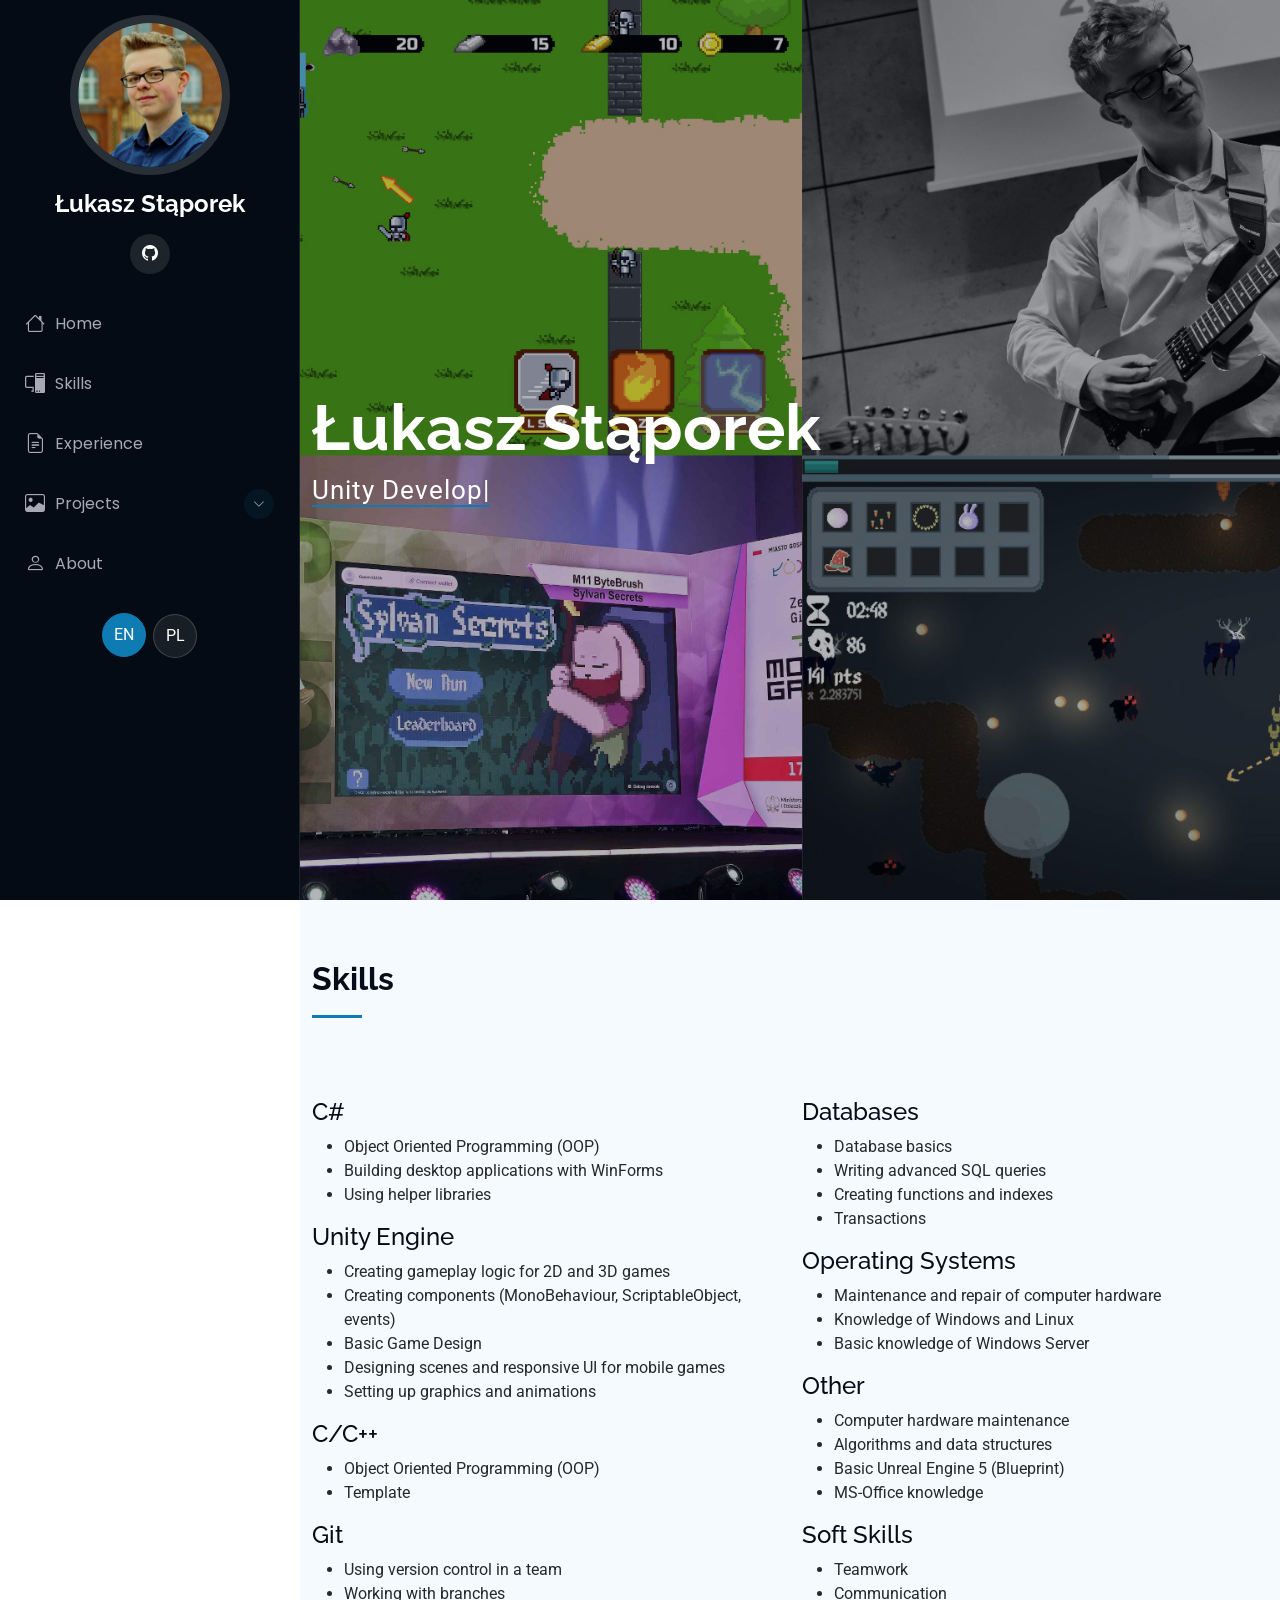
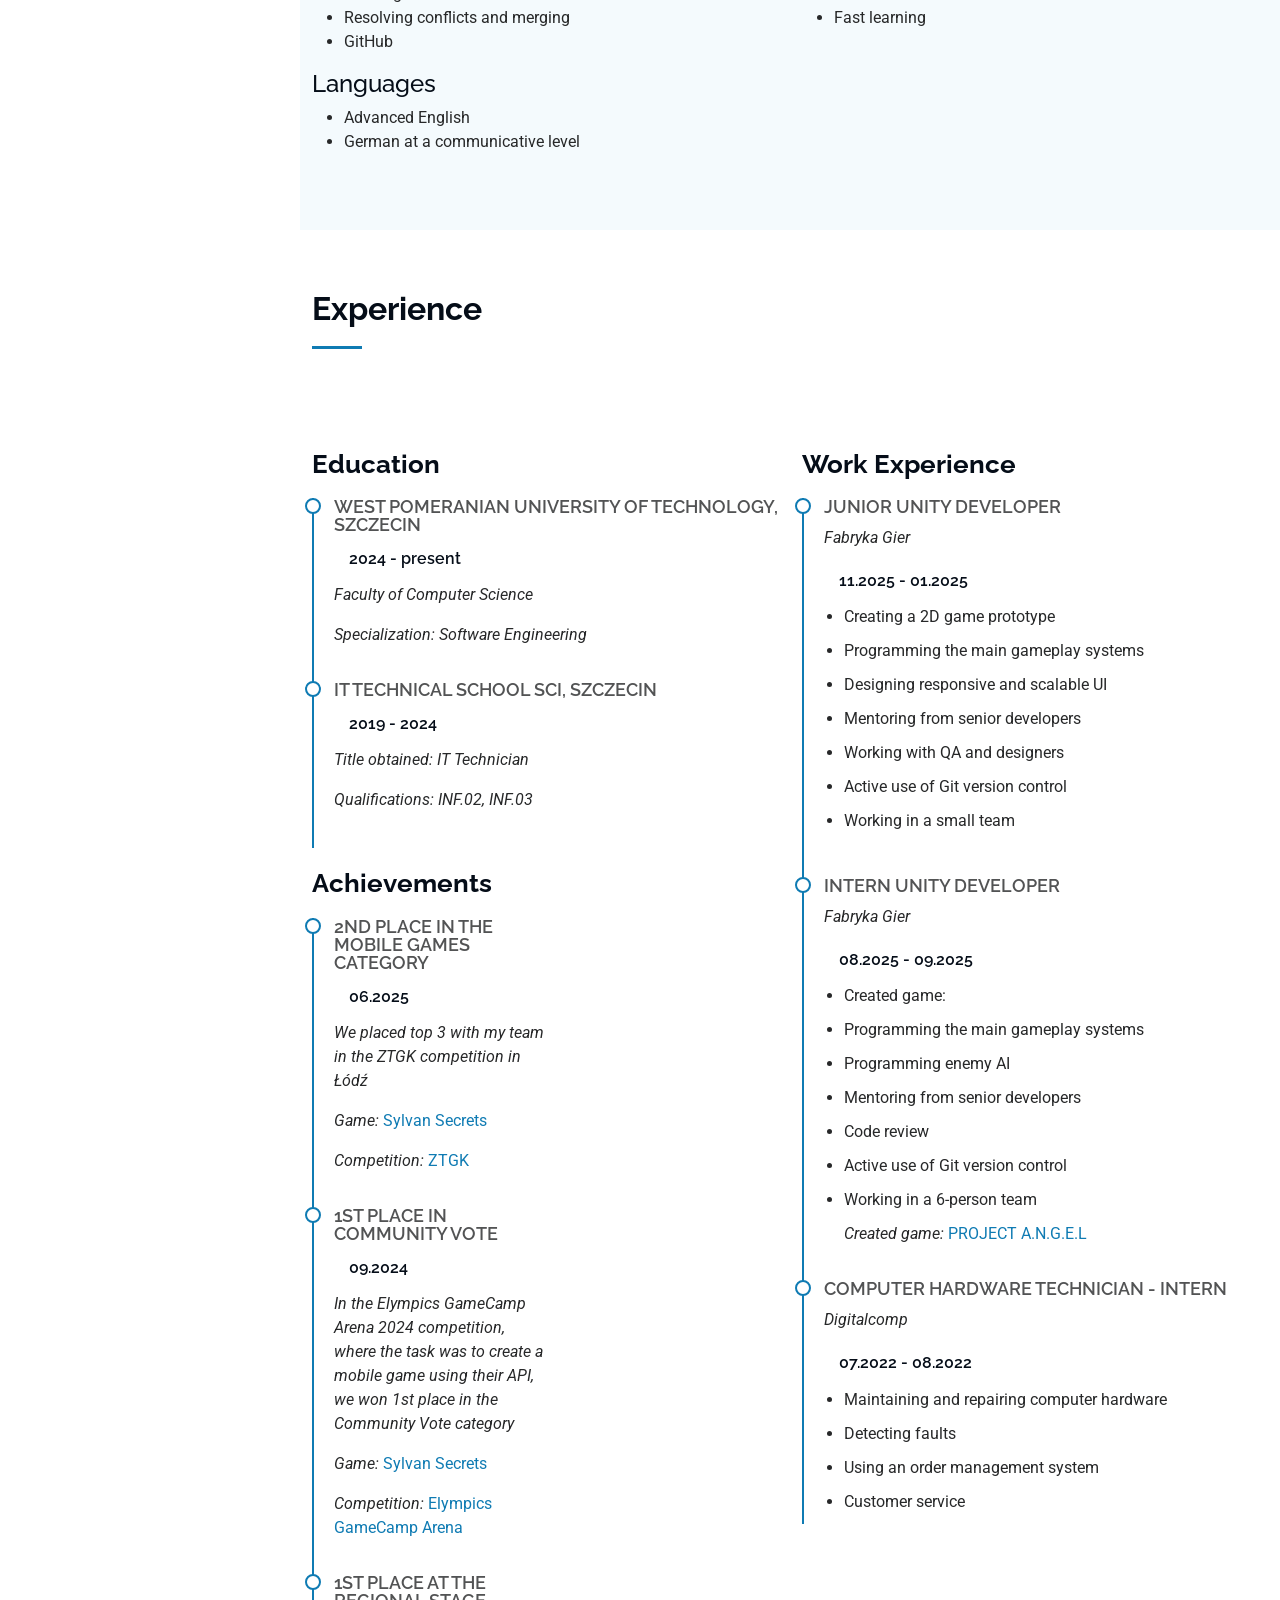
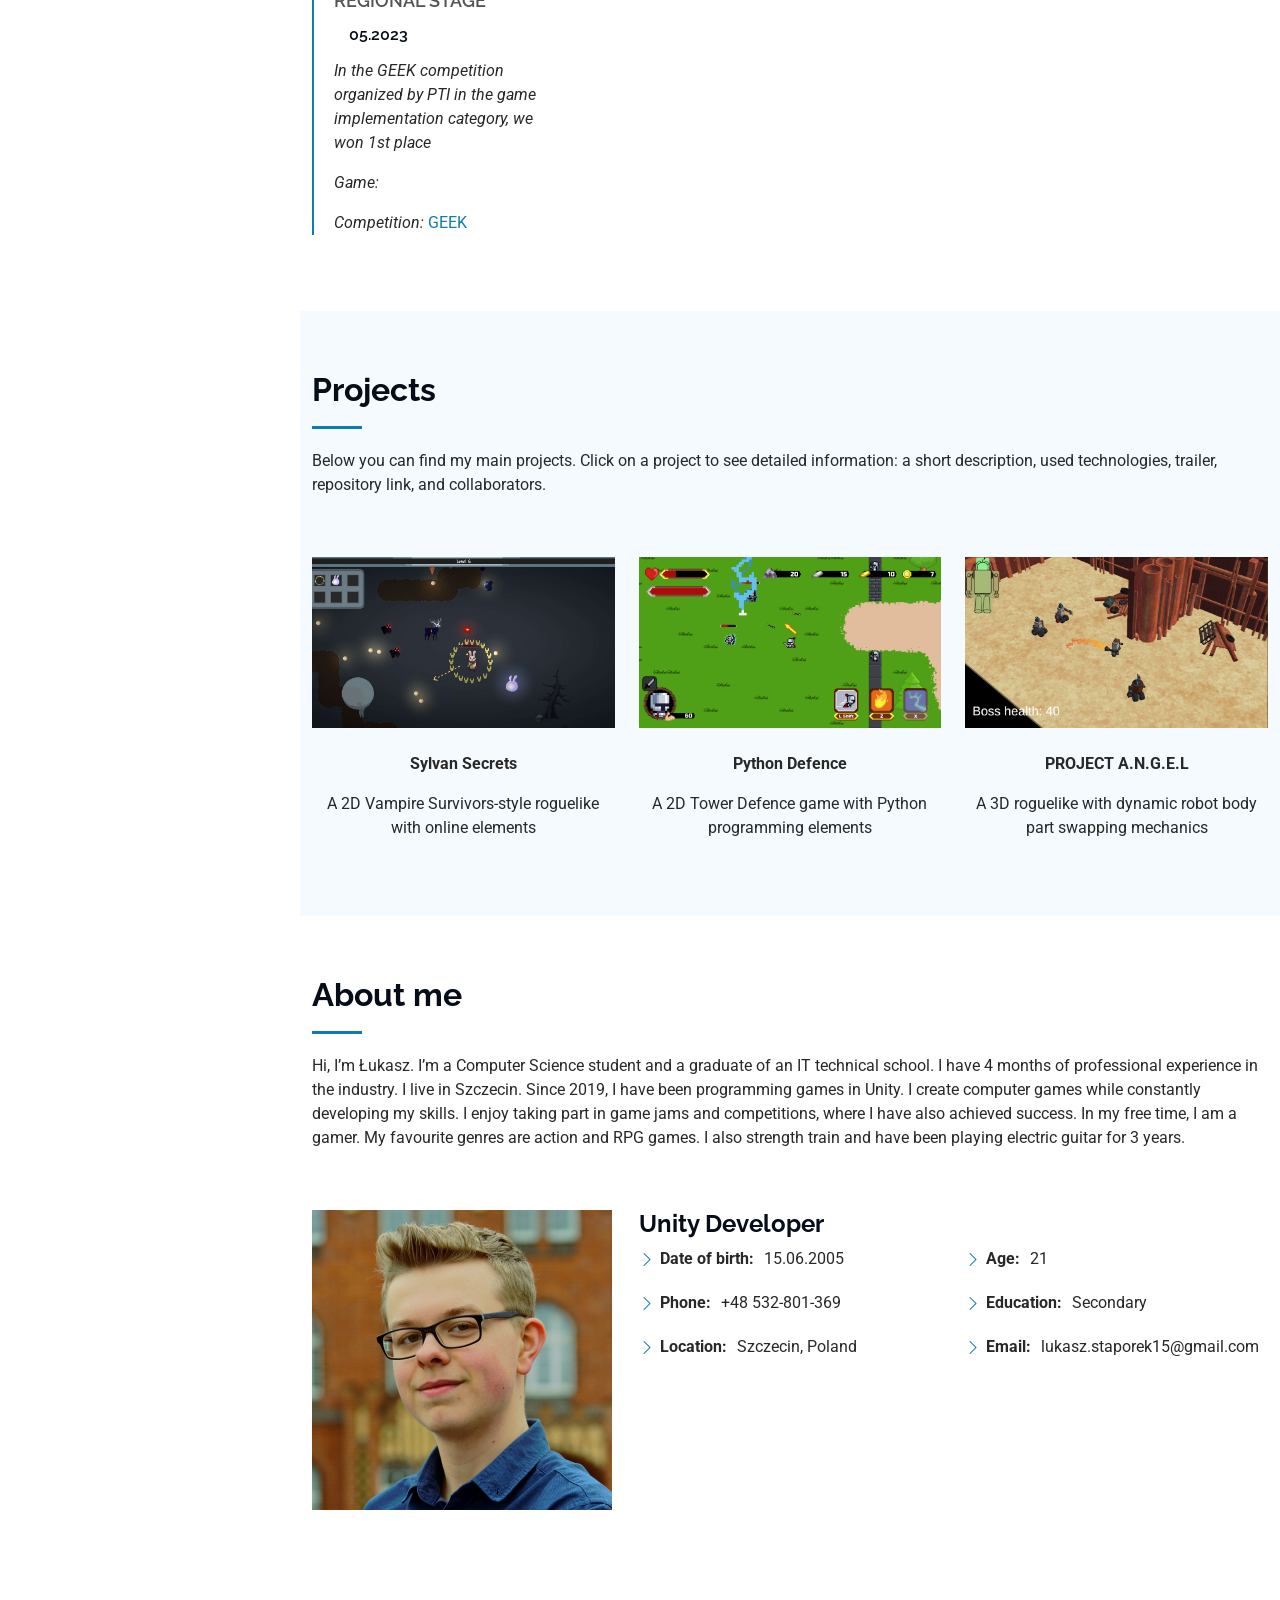
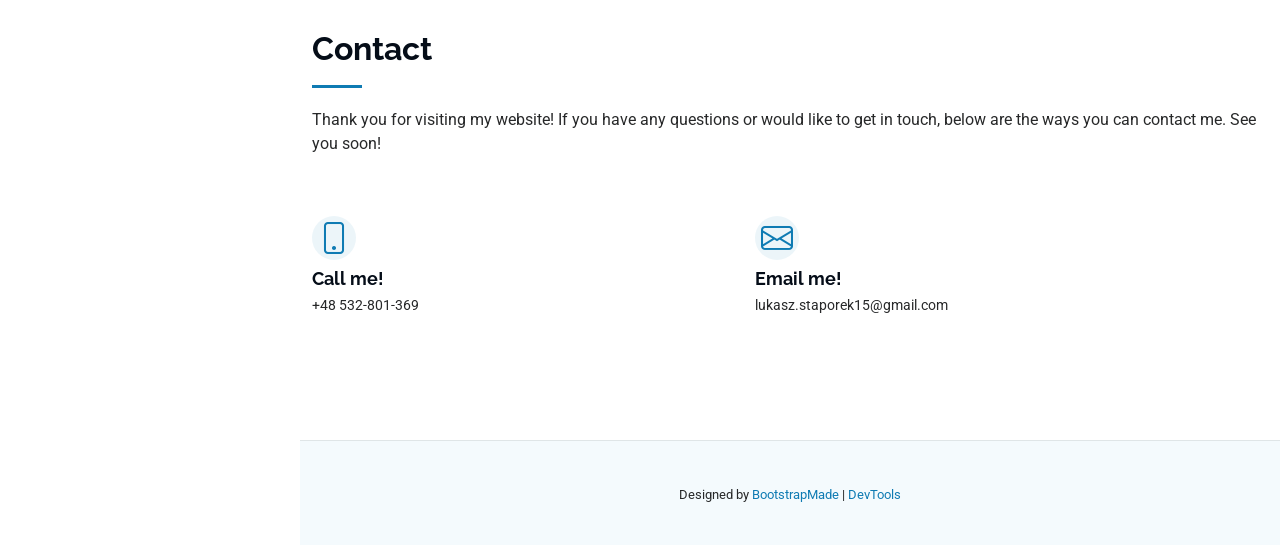
<file: index.html>
<!DOCTYPE html>
<html lang="en">

<head>
  <meta charset="utf-8">
  <meta content="width=device-width, initial-scale=1.0" name="viewport">
  <title>Łukasz Stąporek - Portfolio</title>
  <meta content="" name="description">
  <meta content="" name="keywords">

  <!-- Favicons -->
  <link href="assets/img/favicon.png" rel="icon">
  <link href="assets/img/apple-touch-icon.png" rel="apple-touch-icon">

  <!-- Fonts -->
  <link href="https://fonts.googleapis.com" rel="preconnect">
  <link href="https://fonts.gstatic.com" rel="preconnect" crossorigin>
  <link href="https://fonts.googleapis.com/css2?family=Roboto:ital,wght@0,100;0,300;0,400;0,500;0,700;0,900;1,100;1,300;1,400;1,500;1,700;1,900&family=Poppins:ital,wght@0,100;0,200;0,300;0,400;0,500;0,600;0,700;0,800;0,900;1,100;1,200;1,300;1,400;1,500;1,600;1,700;1,800;1,900&family=Raleway:ital,wght@0,100;0,200;0,300;0,400;0,500;0,600;0,700;0,800;0,900;1,100;1,200;1,300;1,400;1,500;1,600;1,700;1,800;1,900&display=swap" rel="stylesheet">

  <!-- Vendor CSS Files -->
  <link href="assets/vendor/bootstrap/css/bootstrap.min.css" rel="stylesheet">
  <link href="assets/vendor/bootstrap-icons/bootstrap-icons.css" rel="stylesheet">
  <link href="assets/vendor/aos/aos.css" rel="stylesheet">
  <link href="assets/vendor/glightbox/css/glightbox.min.css" rel="stylesheet">
  <link href="assets/vendor/swiper/swiper-bundle.min.css" rel="stylesheet">

  <!-- Main CSS File -->
  <link href="assets/css/main.css" rel="stylesheet">

  <!-- =======================================================
  * Template Name: iPortfolio
  * Template URL: https://bootstrapmade.com/iportfolio-bootstrap-portfolio-websites-template/
  * Updated: Jun 29 2024 with Bootstrap v5.3.3
  * Author: BootstrapMade.com
  * License: https://bootstrapmade.com/license/
  ======================================================== -->
</head>

<body class="index-page">

  <header id="header" class="header dark-background d-flex flex-column">
    <i class="header-toggle d-xl-none bi bi-list"></i>

    <div class="profile-img">
      <img src="assets/img/ŁS square.png" alt="" class="img-fluid rounded-circle">
    </div>

    <a href="index.html" class="logo d-flex align-items-center justify-content-center">
      <h1 class="sitename">Łukasz Stąporek</h1>
    </a>

    <div class="social-links text-center">
      <a href="https://github.com/GreeninZ" class="github"><i class="bi bi-github"></i></a>
    </div>

    <nav id="navmenu" class="navmenu">
      <ul>
        <li><a href="#"><i class="bi bi-house navicon"></i><span data-i18n="nav-home">Home</span></a></li>
        <li><a href="#Umiejetnosci" ><i class="bi bi-pc-display navicon"></i> <span data-i18n="nav-skills">Skills</span></a></li>
        <li><a href="#Doswiadczenie" ><i class="bi bi-file-earmark-text navicon"></i> <span data-i18n="nav-experience">Experience</span></a></li>
        <li class="dropdown"><a href="#Projekty"><i class="bi bi-image navicon"></i> <span data-i18n="nav-projects">Projects</span> <i class="bi bi-chevron-down toggle-dropdown"></i></a>
          <ul>
            <li><a href="sylvan-secrets.html">Sylvan Secrets</a></li>
            <li><a href="project-angel.html">PROJECT A.N.G.E.L</a></li>
            <li><a href="python-defence.html">Python Defence</a></li>
          </ul>
        </li>
        <li><a href="#about"><i class="bi bi-person navicon"></i> <span data-i18n="nav-about">About</span></a></li>
        
      </ul>
    </nav>

    <div class="lang-switcher" aria-label="Language switcher">
      <button type="button" class="lang-btn active" data-lang="en" aria-label="English">EN</button>
      <button type="button" class="lang-btn" data-lang="pl" aria-label="Polski">PL</button>
    </div>

  </header>

  <main class="main">

    <!-- Hero Section -->
    <section id="hero" class="hero section dark-background">

      <img src="assets/img/background.jpg" alt="" data-aos="fade-in" class="">

      <div class="container" data-aos="fade-up" data-aos-delay="100">
        <h2>Łukasz Stąporek</h2>
        <p><span class="typed" data-typed-items-en="Unity Developer, Computer Science Student" data-typed-items-pl="Programista Unity, Student informatyki"></span><span class="typed-cursor typed-cursor--blink" aria-hidden="true"></span><span class="typed-cursor typed-cursor--blink" aria-hidden="true"></span></p>
      </div>

    </section><!-- /Hero Section -->

    

    <!-- Skills Section -->
    <section id="Umiejetnosci" class="skills section light-background">

      <!-- Section Title -->
      <div class="container section-title" data-aos="fade-up">
        <h2 data-i18n="skills-title">Skills</h2>
      </div><!-- End Section Title -->

      <div class="container" data-aos="fade-up" data-aos-delay="100">

        <div class="row">
            <div class="col-lg-6">
              <h4 data-i18n="skill-csharp">C#</h4>
              <ul>
                <li data-i18n="skill-csharp-oop">Object Oriented Programming (OOP)</li>
                <li data-i18n="skill-csharp-winforms">Building desktop applications with WinForms</li>
                <li data-i18n="skill-csharp-libs">Using helper libraries</li>
              </ul>

              <h4 data-i18n="skill-unity">Unity Engine</h4>
              <ul>
                <li data-i18n="skill-unity-logic">Creating gameplay logic for 2D and 3D games</li>
                <li data-i18n="skill-unity-components">Creating components (MonoBehaviour, ScriptableObject, events)</li>
                <li data-i18n="skill-unity-design">Basic Game Design</li>
                <li data-i18n="skill-unity-ui">Designing scenes and responsive UI for mobile games</li>
                <li data-i18n="skill-unity-graphics">Setting up graphics and animations</li>
              </ul>

              <h4 data-i18n="skill-cpp">C/C++</h4>
              <ul>
                <li data-i18n="skill-cpp-oop">Object Oriented Programming (OOP)</li>
                <li data-i18n="skill-cpp-template">Template</li>
              </ul>

              <h4 data-i18n="skill-git">Git</h4>
              <ul>
                <li data-i18n="skill-git-team">Using version control in a team</li>
                <li data-i18n="skill-git-branches">Working with branches</li>
                <li data-i18n="skill-git-conflicts">Resolving conflicts and merging</li>
                <li data-i18n="skill-git-github">GitHub</li>
              </ul>
              <h4 data-i18n="skills-languages">Languages</h4>
              <ul>
                <li data-i18n="skill-lang-english">Advanced English</li>
                <li data-i18n="skill-lang-german">German at a communicative level</li>
              </ul>
              </ul>
          </div>

          <div class="col-lg-6">
             <h4 data-i18n="skills-databases">Databases</h4>
              <ul>
                <li data-i18n="skill-db-basics">Database basics</li>
                <li data-i18n="skill-db-sql">Writing advanced SQL queries</li>
                <li data-i18n="skill-db-indexes">Creating functions and indexes</li>
                <li data-i18n="skill-db-transactions">Transactions</li>
              </ul>

              <h4 data-i18n="skills-os">Operating Systems</h4>
              <ul>
                <li data-i18n="skill-os-maintenance">Maintenance and repair of computer hardware</li>
                <li data-i18n="skill-os-windows">Knowledge of Windows and Linux</li>
                <li data-i18n="skill-os-server">Basic knowledge of Windows Server</li>
              </ul>

              <h4 data-i18n="skills-other">Other</h4>
              <ul>
                <li data-i18n="skill-other-hardware">Computer hardware maintenance</li>
                <li data-i18n="skill-other-algorithms">Algorithms and data structures</li>
                <li data-i18n="skill-other-unreal">Basic Unreal Engine 5 (Blueprint)</li>
                <li data-i18n="skill-other-office">MS-Office knowledge</li>
              </ul>
              <h4 data-i18n="skills-soft">Soft skills</h4>
              <ul>
                <li data-i18n="skill-soft-team">Teamwork</li>
                <li data-i18n="skill-soft-communication">Communication</li>
                <li data-i18n="skill-soft-learning">Fast learning</li>
              </ul>
          </div>
        </div>
      </div>

    </section><!-- /Skills Section -->

    <!-- Resume Section -->
    <section id="Doswiadczenie" class="resume section">

      <!-- Section Title -->
      <div class="container section-title" data-aos="fade-up">
        <h2 data-i18n="experience-title">Experience</h2>
      </div><!-- End Section Title -->

      <div class="container">

        <div class="row">

          <div class="col-lg-6" data-aos="fade-up" data-aos-delay="100">
            <h3 class="resume-title" data-i18n="resume-education">Education</h3>
            <div class="resume-item">
              <h4 data-i18n="resume-uni-name">West Pomeranian University of Technology, Szczecin</h4>
              <h5 data-i18n="resume-uni-years">2024 - present</h5>
              <p><em data-i18n="resume-uni-faculty">Faculty of Computer Science</em></p>
              <p><em data-i18n="resume-uni-specialization">Specialization: Software Engineering</em></p>
            </div><!-- Edn Resume Item -->

            <div class="resume-item">
              <h4 data-i18n="resume-school-name">IT Technical School SCI, Szczecin</h4>
              <h5 data-i18n="resume-school-years">2019 - 2024</h5>
              <p><em data-i18n="resume-school-title">Title obtained: IT Technician</em></p>
              <p><em data-i18n="resume-school-qual">Qualifications: INF.02, INF.03</em></p>
            </div><!-- Edn Resume Item -->

            <div class="col-lg-6" data-aos="fade-up" data-aos-delay="100">
            <h3 class="resume-title" data-i18n="resume-achievements">Achievements</h3>
            <div class="resume-item">
              <h4 data-i18n="achievement-ztgk-title">2nd place in the mobile games category</h4>
              <h5 data-i18n="achievement-ztgk-date">06.2025</h5>
              <p><em data-i18n="achievement-ztgk-text">I placed top 3 with my team in the ZTGK competition in Łódź</em></p>
              <p><em data-i18n="achievement-ztgk-game">Game: </em><a href="sylvan-secrets.html"> Sylvan Secrets</a></p>
              <p><em data-i18n="achievement-ztgk-comp">Competition:</em><a href="https://ztgk.pl/"> ZTGK</a> </p>
            </div><!-- Edn Resume Item -->

            <div class="resume-item">
              <h4 data-i18n="achievement-elympics-title">1st place in Community Vote</h4>
              <h5 data-i18n="achievement-elympics-date">09.2024</h5>
              <p><em data-i18n="achievement-elympics-text">In the Elympics GameCamp Arena 2024</a> competition, where the task was to create a mobile game using their API, my team won 1st place in the Community Vote category</em></p>
              <p><em data-i18n="achievement-elympics-game">Game: </em><a href="sylvan-secrets.html"> Sylvan Secrets</a></p>
              <p><em data-i18n="achievement-elympics-comp">Competition:</em><a href="https://elympics.pl/"> Elympics GameCamp Arena</a> </p>
            </div><!-- Edn Resume Item -->
            
             <div class="resume-item">
              <h4 data-i18n="achievement-geek-title">1st place at the regional stage</h4>
              <h5 data-i18n="achievement-geek-date">05.2023</h5>
              <p><em data-i18n="achievement-geek-text">In the GEEK competition organized by PTI in the game implementation category, my team won 1st place</em></p>
              <p><em data-i18n="achievement-geek-game">Game: <a href="python-defence.html">Python Defence</a></em></p>
              <p><em data-i18n="achievement-geek-comp">Competition:</em><a href="https://mlodzi.pti.org.pl/"> GEEK</a> </p>
            </div><!-- Edn Resume Item -->
          </div>
          </div>

          

          <div class="col-lg-6" data-aos="fade-up" data-aos-delay="200">
            <h3 class="resume-title" data-i18n="resume-work">Work Experience</h3>
            <div class="resume-item">
              <h4 data-i18n="exp-junior-role">Junior Unity Developer</h4>
              <p><em data-i18n="exp-junior-company">Fabryka Gier</em></p>
              <h5 data-i18n="exp-junior-dates">11.2025 - 01.2025</h5>
              <ul>
                <li data-i18n="exp-junior-prototype">Creating a 2D game prototype</li>
                <li data-i18n="exp-junior-systems">Programming the main gameplay systems</li>
                <li data-i18n="exp-junior-ui">Designing responsive and scalable UI</li>
                <li data-i18n="exp-junior-mentoring">Mentoring from senior developers</li>
                <li data-i18n="exp-junior-qa">Working with QA and designers</li>
                <li data-i18n="exp-junior-git">Active use of Git version control</li>
                <li data-i18n="exp-junior-team">Working in a small team</li>
              </ul>
            </div><!-- Edn Resume Item -->

            <div class="resume-item">
              <h4 data-i18n="exp-intern-role">Intern Unity Developer</h4>
              <p><em data-i18n="exp-intern-company">Fabryka Gier</em></p>
              <h5 data-i18n="exp-intern-dates">08.2025 - 09.2025</h5>
              <ul>
                <li data-i18n="exp-intern-project">Creating a 3D game project</li>
                <li data-i18n="exp-intern-systems">Programming the main gameplay systems</li>
                <li data-i18n="exp-intern-ai">Programming enemy AI</li>
                <li data-i18n="exp-intern-mentoring">Mentoring from senior developers</li>
                <li data-i18n="exp-intern-review">Code review</li>
                <li data-i18n="exp-intern-git">Active use of Git version control</li>
                <li data-i18n="exp-intern-team">Working in a 6-person team</li>
                <p><em data-i18n="exp-intern-project">Stworzona gra: </em><a href="project-angel.html">PROJECT A.N.G.E.L</a></p>
              </ul>
            </div><!-- Edn Resume Item -->

             <div class="resume-item">
              <h4 data-i18n="exp-hardware-role">Computer Hardware Technician - Intern</h4>
              <p><em data-i18n="exp-hardware-company">Digitalcomp</em></p>
              <h5 data-i18n="exp-hardware-dates">07.2022 - 08.2022</h5>
              <ul>
                <li data-i18n="exp-hardware-maintain">Maintaining and repairing computer hardware</li>
                <li data-i18n="exp-hardware-faults">Detecting faults</li>
                <li data-i18n="exp-hardware-orders">Using an order management system</li>
                <li data-i18n="exp-hardware-service">Customer service</li>
              </ul>
            </div><!-- Edn Resume Item -->
          </div>
        </div>
      </div>

    </section><!-- /Resume Section -->

    <!-- Portfolio Section -->
    <section id="Projekty" class="portfolio section light-background">

      <!-- Section Title -->
      <div class="container section-title" data-aos="fade-up">
        <h2 data-i18n="projects-title">Projects</h2>
        <p data-i18n="project-intro">Below you can find my main projects. Click on a project to see detailed information: a short description, used technologies, trailer, repository link, and collaborators.</p>
      </div><!-- End Section Title -->

      <div class="container">

        <div class="isotope-layout" data-default-filter="*" data-layout="masonry" data-sort="original-order">

          <div class="row gy-4 isotope-container" data-aos="fade-up" data-aos-delay="200">

            <div class="col-lg-4 col-md-6 portfolio-item isotope-item filter-app">
              <div class="portfolio-content h-100">
                <img src="assets/img/SylvanWalka2.jpg" class="img-fluid" alt="">
                <div class="portfolio-info">
                  <a href="assets/img/SylvanWalka2.jpg" title="Sylvan Secrets - 2D roguelike typu Vampire Survivors z elementami sieciowymi" data-gallery="portfolio-gallery-app" class="glightbox preview-link"></a>
                  <a href="sylvan-secrets.html" title="Szczegóły" class="details-link"><i class="bi bi-link-45deg"></i></a>
                </div>
              </div>
              <br>
                <p style="text-align: center; font-weight: bold">Sylvan Secrets</p>
                <p style="text-align: center;" data-i18n="project-card-sylvan-desc">A 2D Vampire Survivors-style roguelike with online elements</p>
            </div><!-- End Portfolio Item -->

            <div class="col-lg-4 col-md-6 portfolio-item isotope-item filter-product">
              <div class="portfolio-content h-100">
                <img src="assets/img/PythonWalka2.png" class="img-fluid pydef-image" alt="">
                <div class="portfolio-info">
                  <a href="assets/img/PythonWalka2.png" id="pydef" title="Python Defence - Gra 2D typu Tower Defence z elementami nauczania języku Python" data-gallery="portfolio-gallery-product" class="glightbox preview-link pydef-link"></i></a>
                  <a href="python-defence.html" title="Szczegóły" class="details-link"><i class="bi bi-link-45deg"></i></a>
                </div>
              </div>
                <br>
                <p style="text-align: center; font-weight: bold">Python Defence</p>
                <p style="text-align: center;" data-i18n="project-card-python-desc">A 2D Tower Defence game with Python learning elements</p>
            </div><!-- End Portfolio Item -->

            <div class="col-lg-4 col-md-6 portfolio-item isotope-item filter-branding">
              <div class="portfolio-content h-100">
                <img src="assets/img/Angellevel.png" class="img-fluid" alt="">
                <div class="portfolio-info">
                  <a href="assets/img/Angellevel.png" title="PROJECT A.N.G.E.L - Roguelike 3D z mechaniką dynamicznego wymieniania części ciała robota" data-gallery="portfolio-gallery-branding" class="glightbox preview-link"></a>
                  <a href="project-angel.html" title="Szczegóły" class="details-link"><i class="bi bi-link-45deg"></i></a>
                </div>
              </div>
              <br>
                <p style="text-align: center; font-weight: bold">PROJECT A.N.G.E.L</p>
                <p style="text-align: center;" data-i18n="project-card-angel-desc">A 3D roguelike with dynamic robot body-part swapping mechanics</p>
            </div><!-- End Portfolio Item -->
          </div><!-- End Portfolio Container -->

        </div>

      </div>

    </section><!-- /Portfolio Section -->
    <!-- About Section -->
    <section id="about" class="about section">

      <!-- Section Title -->
      <div class="container section-title" data-aos="fade-up">
        <h2 data-i18n="about-title">About me</h2>
        <p data-i18n="about-intro">Hi, I’m Łukasz. I’m a Computer Science student and a graduate of an IT technical school. I have 4 months of professional experience in the industry. I live in Szczecin. Since 2019, I have been programming games in Unity. I create computer games while constantly developing my skills. I enjoy taking part in game jams and competitions, where I have also achieved success. In my free time, I am a gamer. My favourite genres are action and RPG games. I also train strength and have been playing electric guitar for 3 years.
</p>
      </div><!-- End Section Title -->

      <div class="container" data-aos="fade-up" data-aos-delay="100">

        <div class="row gy-4 justify-content-center">
          <div class="col-lg-4">
            <img style="width: 300px;" src="assets/img/Staporek_Lukasz_square.png" class="img-fluid" alt="">
          </div>
          <div class="col-lg-8 content">
            <h2 data-i18n="about-role">Unity Developer</h2>
            <div class="row">
              <div class="col-lg-6">
                <ul>
                  <li><i class="bi bi-chevron-right"></i> <strong data-i18n="label-dob">Date of birth:</strong> <span>15.06.2005</span></li>
                  <li><i class="bi bi-chevron-right"></i> <strong data-i18n="label-phone">Phone:</strong> <span>+48 532-801-369</span></li>
                  <li><i class="bi bi-chevron-right"></i> <strong data-i18n="label-location">Location:</strong> <span data-i18n="label-location2">Szczecin, Poland</span></li>
                </ul>
              </div>
              <div class="col-lg-6">
                <ul>
                  <li><i class="bi bi-chevron-right"></i> <strong data-i18n="label-age">Age:</strong> <span>21</span></li>
                  <li><i class="bi bi-chevron-right"></i> <strong data-i18n="label-education">Education:</strong> <span data-i18n="label-sec">Secondary</span></li>
                  <li><i class="bi bi-chevron-right"></i> <strong data-i18n="label-email">Email:</strong> <span>lukasz.staporek15@gmail.com</span></li>
                </ul>
              </div>
            </div>
          </div>
        </div>

      </div>

    </section><!-- /About Section -->

    <!-- Contact Section -->
      <section id="contact" class="contact section">

          <!-- Section Title -->
          <div class="container section-title" data-aos="fade-up">
              <h2 data-i18n="contact-title">Contact</h2>
              <p data-i18n="contact-intro">
                  Thank you for visiting my website! If you have any questions or would like to get in touch, below are the ways you can contact me. See you soon!
              </p>
          </div><!-- End Section Title -->

          <div class="container" data-aos="fade-up" data-aos-delay="100">

              <div class="row gy-4">

                  <div class="col-12">

                      <!-- Flex container for contact info -->
                      <div class="d-flex flex-wrap justify-content-between gap-3 mb-4">

                          <div class="info-item d-flex align-items-start flex-column flex-grow-1 text-center" data-aos="fade-up" data-aos-delay="200">
                              <i class="bi bi-phone mb-2" style="font-size: 2rem;"></i>
                              <h3 data-i18n="contact-call">Call</h3>
                              <p>+48 532-801-369</p>
                          </div>

                          <div class="info-item d-flex align-items-start flex-column flex-grow-1 text-center" data-aos="fade-up" data-aos-delay="400">
                              <i class="bi bi-envelope mb-2" style="font-size: 2rem;"></i>
                              <h3 data-i18n="contact-write">Write</h3>
                              <p>lukasz.staporek15@gmail.com</p>
                          </div>

                      </div><!-- End Info Items Row -->

                  </div>

              </div>
          </div>
      </section>

    </section><!-- /Contact Section -->

  </main>

  <footer id="footer" class="footer position-relative light-background">

    <div class="container">
      <div class="credits">
        <!-- All the links in the footer should remain intact. -->
        <!-- You can delete the links only if you've purchased the pro version. -->
        <!-- Licensing information: https://bootstrapmade.com/license/ -->
        <!-- Purchase the pro version with working PHP/AJAX contact form: [buy-url] -->
        Designed by <a href="https://bootstrapmade.com/">BootstrapMade</a> | <a href="https://bootstrapmade.com/tools/">DevTools</a>
      </div>
    </div>

  </footer>

  <!-- Scroll Top -->
  <a href="#" id="scroll-top" class="scroll-top d-flex align-items-center justify-content-center"><i class="bi bi-arrow-up-short"></i></a>

  <!-- Preloader -->
  <div id="preloader"></div>

  <!-- Vendor JS Files -->
  <script src="assets/vendor/bootstrap/js/bootstrap.bundle.min.js"></script>
  <script src="assets/vendor/php-email-form/validate.js"></script>
  <script src="assets/vendor/aos/aos.js"></script>
  <script src="assets/vendor/typed.js/typed.umd.js"></script>
  <script src="assets/vendor/purecounter/purecounter_vanilla.js"></script>
  <script src="assets/vendor/waypoints/noframework.waypoints.js"></script>
  <script src="assets/vendor/glightbox/js/glightbox.min.js"></script>
  <script src="assets/vendor/imagesloaded/imagesloaded.pkgd.min.js"></script>
  <script src="assets/vendor/isotope-layout/isotope.pkgd.min.js"></script>
  <script src="assets/vendor/swiper/swiper-bundle.min.js"></script>

  <!-- Main JS File -->
  <script src="assets/js/main.js"></script>

</body>

</html>
</file>
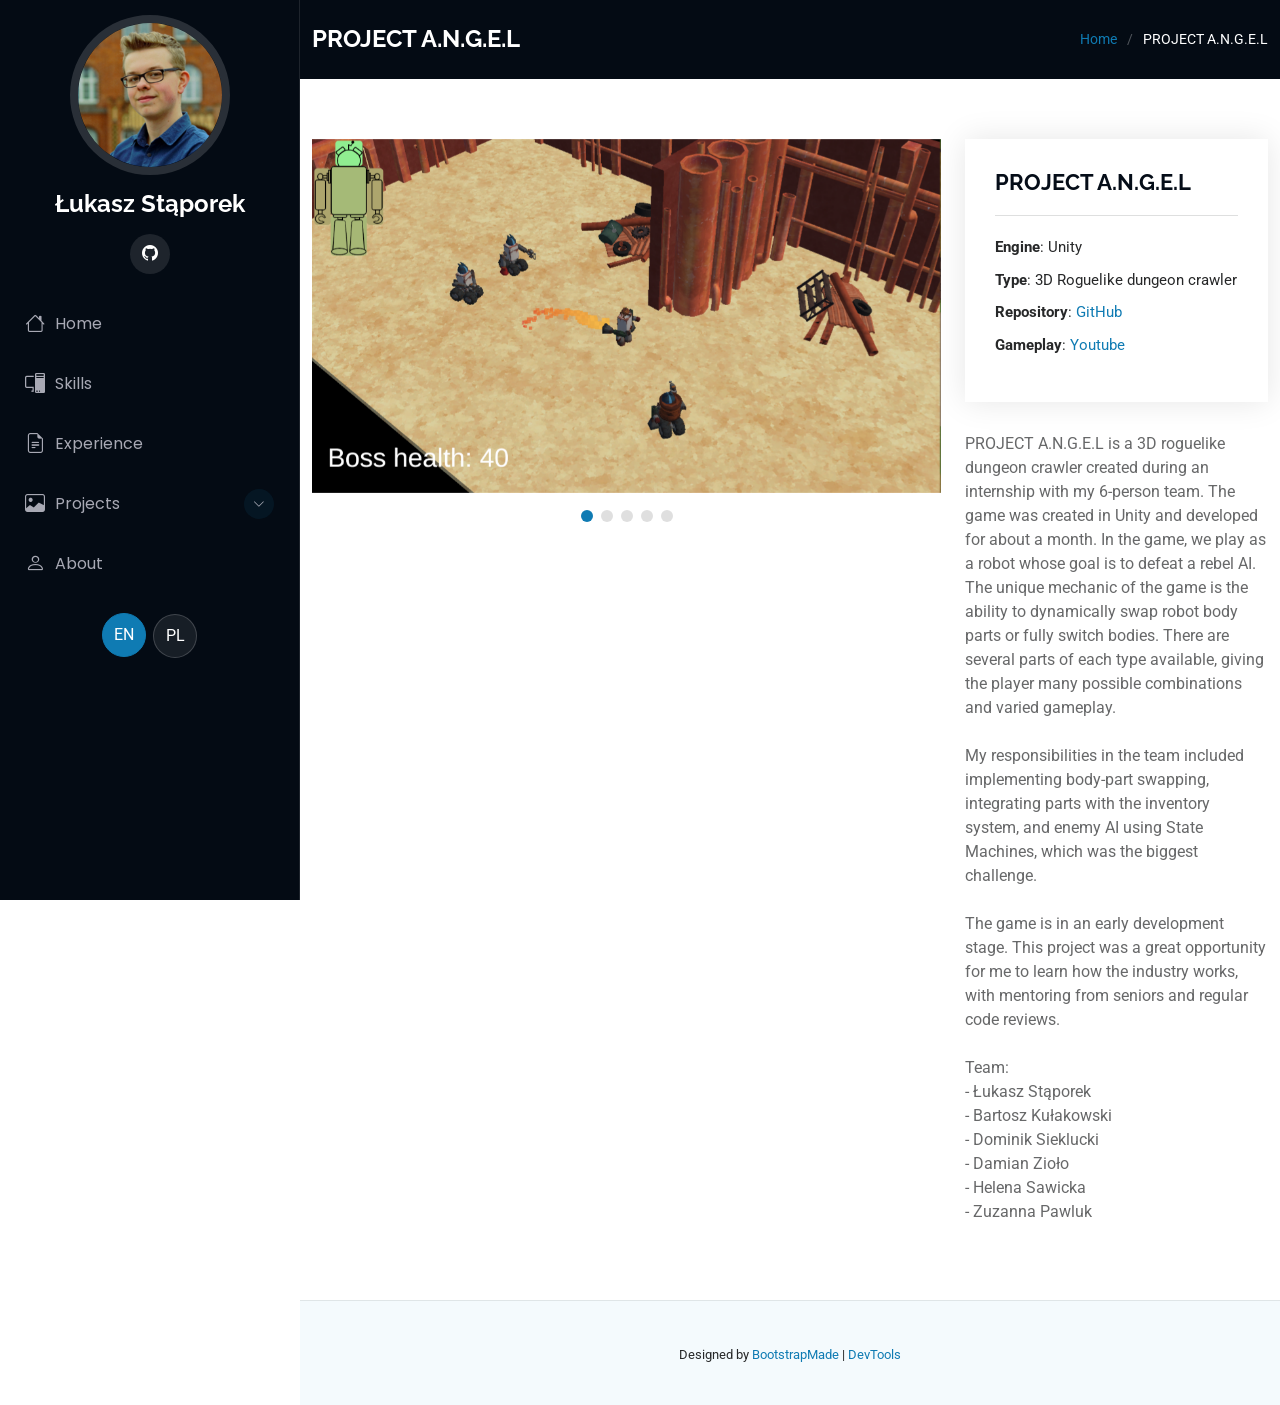
<file: project-angel.html>
<!DOCTYPE html>
<html lang="en">

<head>
  <meta charset="utf-8">
  <meta content="width=device-width, initial-scale=1.0" name="viewport">
  <title>PROJECT A.N.G.E.L - Łukasz Stąporek Portfolio</title>
  <meta content="" name="description">
  <meta content="" name="keywords">

  <!-- Favicons -->
  <link href="assets/img/favicon.png" rel="icon">
  <link href="assets/img/apple-touch-icon.png" rel="apple-touch-icon">

  <!-- Fonts -->
  <link href="https://fonts.googleapis.com" rel="preconnect">
  <link href="https://fonts.gstatic.com" rel="preconnect" crossorigin>
  <link href="https://fonts.googleapis.com/css2?family=Roboto:ital,wght@0,100;0,300;0,400;0,500;0,700;0,900;1,100;1,300;1,400;1,500;1,700;1,900&family=Poppins:ital,wght@0,100;0,200;0,300;0,400;0,500;0,600;0,700;0,800;0,900;1,100;1,200;1,300;1,400;1,500;1,600;1,700;1,800;1,900&family=Raleway:ital,wght@0,100;0,200;0,300;0,400;0,500;0,600;0,700;0,800;0,900;1,100;1,200;1,300;1,400;1,500;1,600;1,700;1,800;1,900&display=swap" rel="stylesheet">

  <!-- Vendor CSS Files -->
  <link href="assets/vendor/bootstrap/css/bootstrap.min.css" rel="stylesheet">
  <link href="assets/vendor/bootstrap-icons/bootstrap-icons.css" rel="stylesheet">
  <link href="assets/vendor/aos/aos.css" rel="stylesheet">
  <link href="assets/vendor/glightbox/css/glightbox.min.css" rel="stylesheet">
  <link href="assets/vendor/swiper/swiper-bundle.min.css" rel="stylesheet">

  <!-- Main CSS File -->
  <link href="assets/css/main.css" rel="stylesheet">

  <!-- =======================================================
  * Template Name: iPortfolio
  * Template URL: https://bootstrapmade.com/iportfolio-bootstrap-portfolio-websites-template/
  * Updated: Jun 29 2024 with Bootstrap v5.3.3
  * Author: BootstrapMade.com
  * License: https://bootstrapmade.com/license/
  ======================================================== -->
</head>

<body class="portfolio-details-page">

  <header id="header" class="header dark-background d-flex flex-column">
    <i class="header-toggle d-xl-none bi bi-list"></i>

    <div class="profile-img">
      <img src="assets/img/ŁS square.png" alt="" class="img-fluid rounded-circle">
    </div>

    <a href="index.html" class="logo d-flex align-items-center justify-content-center">
      <h1 class="sitename">Łukasz Stąporek</h1>
    </a>

    <div class="social-links text-center">
      <a href="https://github.com/GreeninZ" class="github"><i class="bi bi-github"></i></a>
    </div>

    <nav id="navmenu" class="navmenu">
      <ul>
        <li><a href="index.html#"><i class="bi bi-house navicon"></i><span data-i18n="nav-home">Home</span></a></li>
        <li><a href="index.html#Umiejetnosci" ><i class="bi bi-pc-display navicon"></i> <span data-i18n="nav-skills">Skills</span></a></li>
        <li><a href="index.html#Doswiadczenie" ><i class="bi bi-file-earmark-text navicon"></i> <span data-i18n="nav-experience">Experience</span></a></li>
        <li class="dropdown"><a href="index.html#Projekty"><i class="bi bi-image navicon"></i> <span data-i18n="nav-projects">Projects</span> <i class="bi bi-chevron-down toggle-dropdown"></i></a>
          <ul>
            <li><a href="sylvan-secrets.html">Sylvan Secrets</a></li>
            <li><a href="project-angel.html">PROJECT A.N.G.E.L</a></li>
            <li><a href="python-defence.html">Python Defence</a></li>
          </ul>
        </li>
        <li><a href="index.html#about"><i class="bi bi-person navicon"></i> <span data-i18n="nav-about">About</span></a></li>
        
      </ul>
    </nav>

    <div class="lang-switcher" aria-label="Language switcher">
      <button type="button" class="lang-btn active" data-lang="en" aria-label="English">EN</button>
      <button type="button" class="lang-btn" data-lang="pl" aria-label="Polski">PL</button>
    </div>

  </header>

  <main class="main">

    <!-- Page Title -->
    <div class="page-title dark-background">
      <div class="container d-lg-flex justify-content-between align-items-center">
        <h1 class="mb-2 mb-lg-0" data-i18n="project-angel-title">PROJECT A.N.G.E.L</h1>
        <nav class="breadcrumbs">
          <ol>
            <li><a href="index.html" data-i18n="project-home-breadcrumb">Home</a></li>
            <li class="current">PROJECT A.N.G.E.L</li>
          </ol>
        </nav>
      </div>
    </div><!-- End Page Title -->

    <!-- Portfolio Details Section -->
    <section id="portfolio-details" class="portfolio-details section">

      <div class="container" data-aos="fade-up" data-aos-delay="100">

        <div class="row gy-4">

          <div class="col-lg-8">
            <div class="portfolio-details-slider swiper init-swiper">

              <script type="application/json" class="swiper-config">
                {
                  "loop": true,
                  "speed": 600,
                  "autoplay": {
                    "delay": 5000
                  },
                  "slidesPerView": "auto",
                  "pagination": {
                    "el": ".swiper-pagination",
                    "type": "bullets",
                    "clickable": true
                  }
                }
              </script>

              <div class="swiper-wrapper align-items-center">

                <div class="swiper-slide">
                  <img src="assets/img/Angellevel.png" alt="">
                </div>

                <div class="swiper-slide">
                  <img src="assets/img/angelTitle.png" alt="">
                </div>

                <div class="swiper-slide">
                  <img src="assets/img/AngleWorkshop.png" alt="">
                </div>

                <div class="swiper-slide">
                  <img src="assets/img/AngelBoss.png" alt="">
                </div>

                <div class="swiper-slide">
                  <img src="assets/img/angelEQ.png" alt="">
                </div>

              </div>
              <div class="swiper-pagination"></div>
            </div>
          </div>

          <div class="col-lg-4">
            <div class="portfolio-info" data-aos="fade-up" data-aos-delay="200">
              <h3 data-i18n="project-angel-title">PROJECT A.N.G.E.L</h3>
              <ul>
                <li><strong data-i18n="label-engine">Engine</strong>: Unity</li>
                <li><strong data-i18n="label-type">Type</strong>: 3D Roguelike dungeon crawler</li>
                <li><strong data-i18n="label-repository">Repository</strong>: <a href="https://github.com/Bartex890/Project-ANGEL">GitHub</a></li>
                <li><strong data-i18n="label-gameplay">Gameplay</strong>: <a href="https://www.youtube.com/watch?v=BrYjREzPXGg">Youtube</a></li>
              </ul>
            </div>
            <div class="portfolio-description" data-aos="fade-up" data-aos-delay="300">
              <p data-i18n-html="project-angel-description">
                PROJECT A.N.G.E.L is a 3D roguelike dungeon crawler created during an internship with my 6-person team. The game was created in Unity and developed for about a month. In the game, we play as a robot whose goal is to defeat a rebel AI. The unique mechanic of the game is the ability to dynamically swap robot body parts or fully switch bodies. There are several parts of each type available, giving the player many possible combinations and varied gameplay.<br><br>My responsibilities in the team included implementing body-part swapping, integrating parts with the inventory system, and enemy AI using State Machines, which was the biggest challenge. The game is in an early development stage. <br><br>This project was a great opportunity for me to learn how the industry works, with mentoring from seniors and regular code reviews.<br><br>
                Team:<br>
                - Łukasz Stąporek<br>
                - Bartosz Kułakowski<br>
                - Dominik Sieklucki<br>
                - Damian Zioło<br>
                - Helena Sawicka<br>
                - Zuzanna Pawluk<br>
              </p>
            </div>
          </div>

        </div>

      </div>

    </section><!-- /Portfolio Details Section -->

  </main>

  <footer id="footer" class="footer position-relative light-background">

    <div class="container">
      <div class="credits">
        <!-- All the links in the footer should remain intact. -->
        <!-- You can delete the links only if you've purchased the pro version. -->
        <!-- Licensing information: https://bootstrapmade.com/license/ -->
        <!-- Purchase the pro version with working PHP/AJAX contact form: [buy-url] -->
        Designed by <a href="https://bootstrapmade.com/">BootstrapMade</a> | <a href="https://bootstrapmade.com/tools/">DevTools</a>
      </div>
    </div>

  </footer>

  <!-- Scroll Top -->
  <a href="#" id="scroll-top" class="scroll-top d-flex align-items-center justify-content-center"><i class="bi bi-arrow-up-short"></i></a>

  <!-- Preloader -->
  <div id="preloader"></div>

  <!-- Vendor JS Files -->
  <script src="assets/vendor/bootstrap/js/bootstrap.bundle.min.js"></script>
  <script src="assets/vendor/php-email-form/validate.js"></script>
  <script src="assets/vendor/aos/aos.js"></script>
  <script src="assets/vendor/typed.js/typed.umd.js"></script>
  <script src="assets/vendor/purecounter/purecounter_vanilla.js"></script>
  <script src="assets/vendor/waypoints/noframework.waypoints.js"></script>
  <script src="assets/vendor/glightbox/js/glightbox.min.js"></script>
  <script src="assets/vendor/imagesloaded/imagesloaded.pkgd.min.js"></script>
  <script src="assets/vendor/isotope-layout/isotope.pkgd.min.js"></script>
  <script src="assets/vendor/swiper/swiper-bundle.min.js"></script>

  <!-- Main JS File -->
  <script src="assets/js/main.js"></script>

</body>

</html>
</file>
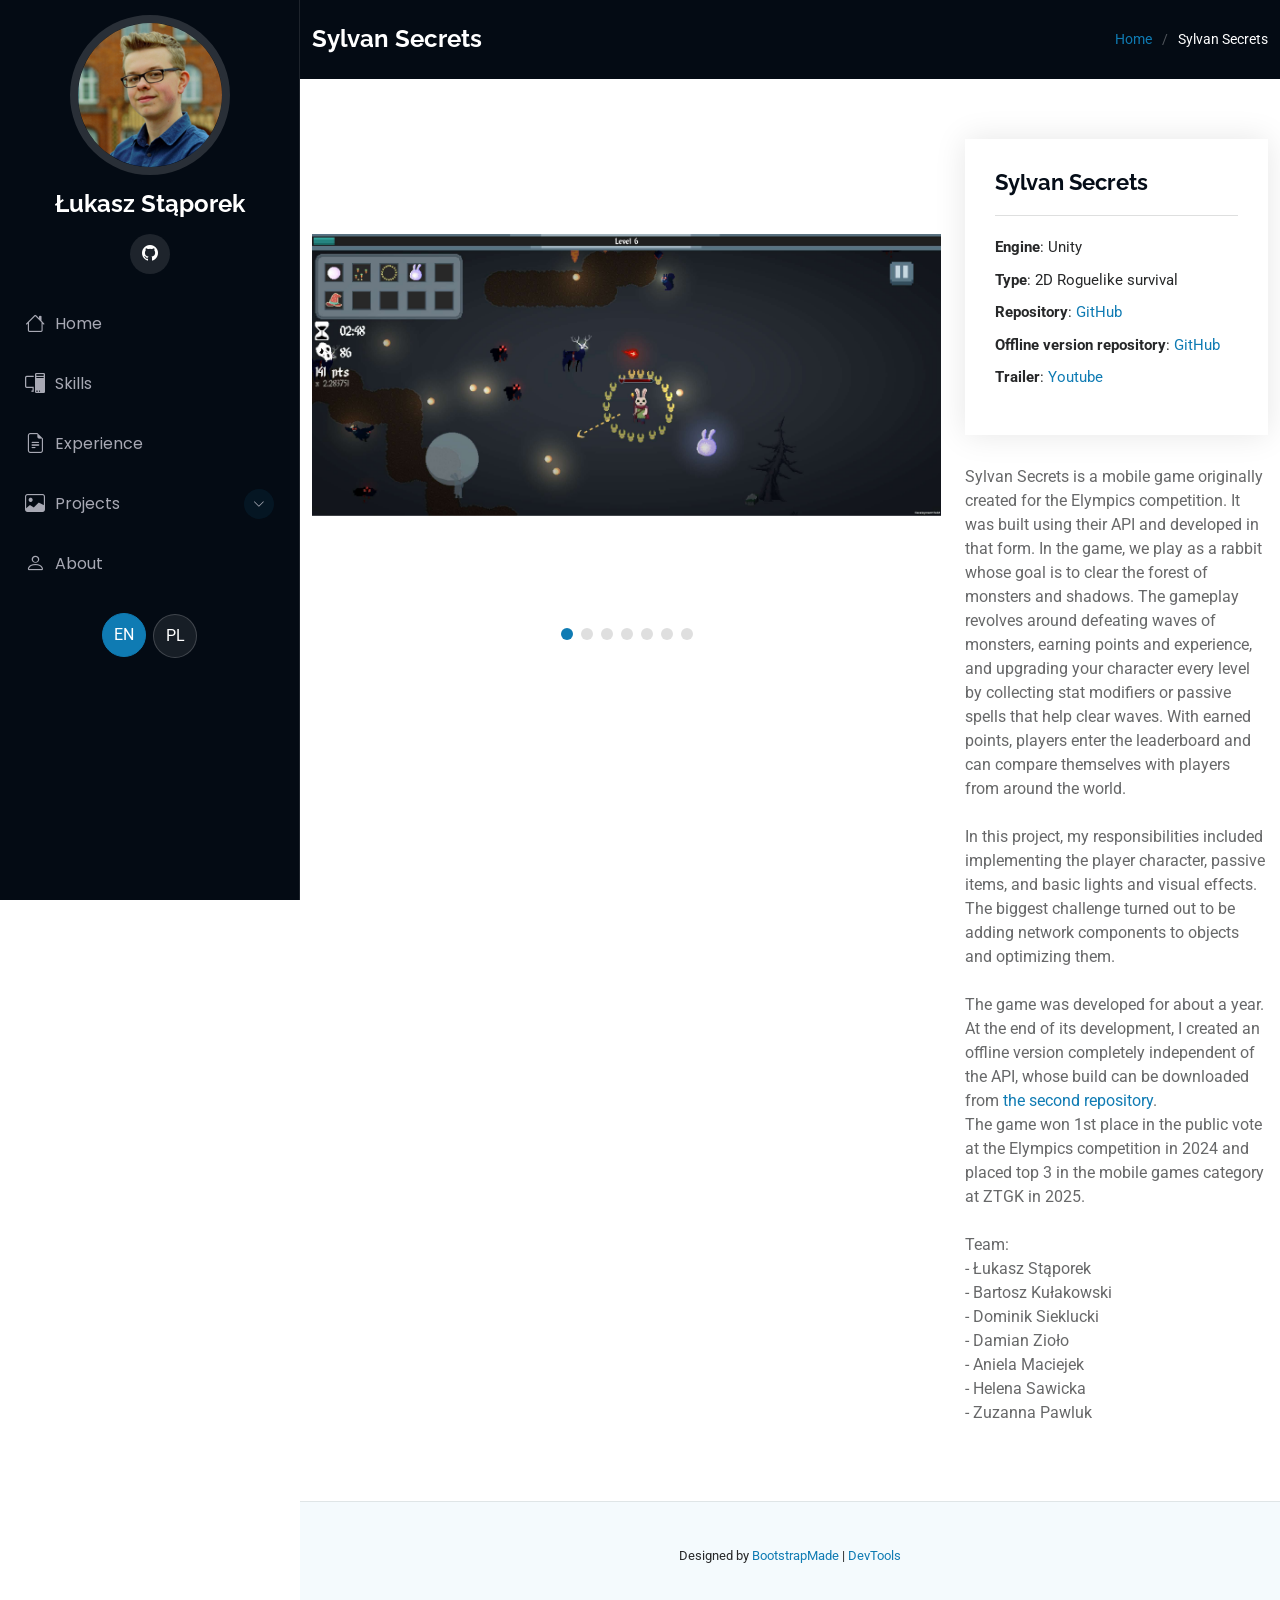
<file: sylvan-secrets.html>
<!DOCTYPE html>
<html lang="en">

<head>
  <meta charset="utf-8">
  <meta content="width=device-width, initial-scale=1.0" name="viewport">
  <title>Sylvan Secrets - Łukasz Stąporek Portfolio</title>
  <meta content="" name="description">
  <meta content="" name="keywords">

  <!-- Favicons -->
  <link href="assets/img/favicon.png" rel="icon">
  <link href="assets/img/apple-touch-icon.png" rel="apple-touch-icon">

  <!-- Fonts -->
  <link href="https://fonts.googleapis.com" rel="preconnect">
  <link href="https://fonts.gstatic.com" rel="preconnect" crossorigin>
  <link href="https://fonts.googleapis.com/css2?family=Roboto:ital,wght@0,100;0,300;0,400;0,500;0,700;0,900;1,100;1,300;1,400;1,500;1,700;1,900&family=Poppins:ital,wght@0,100;0,200;0,300;0,400;0,500;0,600;0,700;0,800;0,900;1,100;1,200;1,300;1,400;1,500;1,600;1,700;1,800;1,900&family=Raleway:ital,wght@0,100;0,200;0,300;0,400;0,500;0,600;0,700;0,800;0,900;1,100;1,200;1,300;1,400;1,500;1,600;1,700;1,800;1,900&display=swap" rel="stylesheet">

  <!-- Vendor CSS Files -->
  <link href="assets/vendor/bootstrap/css/bootstrap.min.css" rel="stylesheet">
  <link href="assets/vendor/bootstrap-icons/bootstrap-icons.css" rel="stylesheet">
  <link href="assets/vendor/aos/aos.css" rel="stylesheet">
  <link href="assets/vendor/glightbox/css/glightbox.min.css" rel="stylesheet">
  <link href="assets/vendor/swiper/swiper-bundle.min.css" rel="stylesheet">

  <!-- Main CSS File -->
  <link href="assets/css/main.css" rel="stylesheet">

  <!-- =======================================================
  * Template Name: iPortfolio
  * Template URL: https://bootstrapmade.com/iportfolio-bootstrap-portfolio-websites-template/
  * Updated: Jun 29 2024 with Bootstrap v5.3.3
  * Author: BootstrapMade.com
  * License: https://bootstrapmade.com/license/
  ======================================================== -->
</head>

<body class="portfolio-details-page">

  <header id="header" class="header dark-background d-flex flex-column">
    <i class="header-toggle d-xl-none bi bi-list"></i>

    <div class="profile-img">
      <img src="assets/img/ŁS square.png" alt="" class="img-fluid rounded-circle">
    </div>

    <a href="index.html" class="logo d-flex align-items-center justify-content-center">
      <h1 class="sitename">Łukasz Stąporek</h1>
    </a>

    <div class="social-links text-center">
      <a href="https://github.com/GreeninZ" class="github"><i class="bi bi-github"></i></a>
    </div>

    <nav id="navmenu" class="navmenu">
      <ul>
        <li><a href="index.html#"><i class="bi bi-house navicon"></i><span data-i18n="nav-home">Home</span></a></li>
        <li><a href="index.html#Umiejetnosci" ><i class="bi bi-pc-display navicon"></i> <span data-i18n="nav-skills">Skills</span></a></li>
        <li><a href="index.html#Doswiadczenie" ><i class="bi bi-file-earmark-text navicon"></i> <span data-i18n="nav-experience">Experience</span></a></li>
        <li class="dropdown"><a href="index.html#Projekty"><i class="bi bi-image navicon"></i> <span data-i18n="nav-projects">Projects</span> <i class="bi bi-chevron-down toggle-dropdown"></i></a>
          <ul>
            <li><a href="sylvan-secrets.html">Sylvan Secrets</a></li>
            <li><a href="project-angel.html">PROJECT A.N.G.E.L</a></li>
            <li><a href="python-defence.html">Python Defence</a></li>
          </ul>
        </li>
        <li><a href="index.html#about"><i class="bi bi-person navicon"></i> <span data-i18n="nav-about">About</span></a></li>
        
      </ul>
    </nav>

    <div class="lang-switcher" aria-label="Language switcher">
      <button type="button" class="lang-btn active" data-lang="en" aria-label="English">EN</button>
      <button type="button" class="lang-btn" data-lang="pl" aria-label="Polski">PL</button>
    </div>

  </header>

  <main class="main">

    <!-- Page Title -->
    <div class="page-title dark-background">
      <div class="container d-lg-flex justify-content-between align-items-center">
        <h1 class="mb-2 mb-lg-0" data-i18n="project-sylvan-title">Sylvan Secrets</h1>
        <nav class="breadcrumbs">
          <ol>
            <li><a href="index.html" data-i18n="project-home-breadcrumb">Home</a></li>
            <li class="current">Sylvan Secrets</li>
          </ol>
        </nav>
      </div>
    </div><!-- End Page Title -->

    <!-- Portfolio Details Section -->
    <section id="portfolio-details" class="portfolio-details section">

      <div class="container" data-aos="fade-up" data-aos-delay="100">

        <div class="row gy-4">

          <div class="col-lg-8">
            <div class="portfolio-details-slider swiper init-swiper">

              <script type="application/json" class="swiper-config">
                {
                  "loop": true,
                  "speed": 600,
                  "autoplay": {
                    "delay": 5000
                  },
                  "slidesPerView": "auto",
                  "pagination": {
                    "el": ".swiper-pagination",
                    "type": "bullets",
                    "clickable": true
                  }
                }
              </script>

              <div class="swiper-wrapper align-items-center">

                <div class="swiper-slide">
                  <img src="assets/img/SylvanWalka2.jpg" alt="">
                </div>

                <div class="swiper-slide">
                  <img src="assets/img/SylvanMenu.png" alt="">
                </div>

                <div class="swiper-slide">
                  <img src="assets/img/SylvanUpgrade.jpg" alt="">
                </div>

                <div class="swiper-slide">
                  <img src="assets/img/SylvanWalka3.jpg" alt="">
                </div>

                <div class="swiper-slide">
                  <img src="assets/img/SylvanOnlineLeaderboard.png" alt="">
                </div>

                <div class="swiper-slide">
                  <img src="assets/img/SylvanOfflineLeaderboard.jpg" alt="">
                </div>

                <div class="swiper-slide">
                  <img src="assets/img/sylvanZTGK.jpg" alt="">
                </div>

              </div>
              <div class="swiper-pagination"></div>
            </div>
          </div>

          <div class="col-lg-4">
            <div class="portfolio-info" data-aos="fade-up" data-aos-delay="200">
              <h3 data-i18n="project-sylvan-title">Sylvan Secrets</h3>
              <ul>
                <li><strong data-i18n="label-engine">Engine</strong>: Unity</li>
                <li><strong data-i18n="label-type">Type</strong>: 2D Roguelike survival</li>
                <li><strong data-i18n="label-repository">Repository</strong>: <a href="https://github.com/Bartex890/ByteBrush_Mobile">GitHub</a></li>
                <li><strong data-i18n="label-offline-repo">Offline version repository</strong>: <a href="https://github.com/GreeninZ/Sylvan-Offline">GitHub</a></li>
                <li><strong data-i18n="label-trailer">Trailer</strong>: <a href="https://www.youtube.com/watch?v=sX6hO1kQMwQ">Youtube</a></li>
              </ul>
            </div>
            <div class="portfolio-description" data-aos="fade-up" data-aos-delay="300">
              <p data-i18n-html="project-sylvan-description">
                Sylvan Secrets is a mobile game originally created for the Elympics competition. It was built using their API and developed in that form. In the game, we play as a rabbit whose goal is to clear the forest of monsters and shadows. The gameplay revolves around defeating waves of monsters, earning points and experience, and upgrading your character every level by collecting stat modifiers or passive spells that help clear waves. With earned points, players enter the leaderboard and can compare themselves with players from around the world. In this project, my responsibilities included implementing the player character, passive items, and basic lights and visual effects. The biggest challenge turned out to be adding network components to objects and optimizing them. The game was developed for about a year. At the end of its development, I created an offline version completely independent of the API, whose build can be downloaded from <a href="https://github.com/GreeninZ/Sylvan-Offline">the second repository</a>. <br> The game won 1st place in the public vote at the Elympics competition in 2024 and placed top 3 in the mobile games category at ZTGK in 2025.<br><br>
                Team:<br>
                - Łukasz Stąporek<br>
                - Bartosz Kułakowski<br>
                - Dominik Sieklucki<br>
                - Damian Zioło<br>
                - Aniela Maciejek<br>
                - Helena Sawicka<br>
                - Zuzanna Pawluk<br>
              </p>
            </div>
          </div>

        </div>

      </div>

    </section><!-- /Portfolio Details Section -->

  </main>

  <footer id="footer" class="footer position-relative light-background">

    <div class="container">
      <div class="credits">
        <!-- All the links in the footer should remain intact. -->
        <!-- You can delete the links only if you've purchased the pro version. -->
        <!-- Licensing information: https://bootstrapmade.com/license/ -->
        <!-- Purchase the pro version with working PHP/AJAX contact form: [buy-url] -->
        Designed by <a href="https://bootstrapmade.com/">BootstrapMade</a> | <a href="https://bootstrapmade.com/tools/">DevTools</a>
      </div>
    </div>

  </footer>

  <!-- Scroll Top -->
  <a href="#" id="scroll-top" class="scroll-top d-flex align-items-center justify-content-center"><i class="bi bi-arrow-up-short"></i></a>

  <!-- Preloader -->
  <div id="preloader"></div>

  <!-- Vendor JS Files -->
  <script src="assets/vendor/bootstrap/js/bootstrap.bundle.min.js"></script>
  <script src="assets/vendor/php-email-form/validate.js"></script>
  <script src="assets/vendor/aos/aos.js"></script>
  <script src="assets/vendor/typed.js/typed.umd.js"></script>
  <script src="assets/vendor/purecounter/purecounter_vanilla.js"></script>
  <script src="assets/vendor/waypoints/noframework.waypoints.js"></script>
  <script src="assets/vendor/glightbox/js/glightbox.min.js"></script>
  <script src="assets/vendor/imagesloaded/imagesloaded.pkgd.min.js"></script>
  <script src="assets/vendor/isotope-layout/isotope.pkgd.min.js"></script>
  <script src="assets/vendor/swiper/swiper-bundle.min.js"></script>

  <!-- Main JS File -->
  <script src="assets/js/main.js"></script>

</body>

</html>
</file>
<file: assets/css/main.css>
/**
* Template Name: iPortfolio
* Template URL: https://bootstrapmade.com/iportfolio-bootstrap-portfolio-websites-template/
* Updated: Jun 29 2024 with Bootstrap v5.3.3
* Author: BootstrapMade.com
* License: https://bootstrapmade.com/license/
*/

/*--------------------------------------------------------------
# Font & Color Variables
# Help: https://bootstrapmade.com/color-system/
--------------------------------------------------------------*/
/* Fonts */
:root {
  --default-font: "Roboto",  system-ui, -apple-system, "Segoe UI", Roboto, "Helvetica Neue", Arial, "Noto Sans", "Liberation Sans", sans-serif, "Apple Color Emoji", "Segoe UI Emoji", "Segoe UI Symbol", "Noto Color Emoji";
  --heading-font: "Raleway",  sans-serif;
  --nav-font: "Poppins",  sans-serif;
}

/* Global Colors - The following color variables are used throughout the website. Updating them here will change the color scheme of the entire website */
:root { 
  --background-color: #ffffff; /* Background color for the entire website, including individual sections */
  --default-color: #272829; /* Default color used for the majority of the text content across the entire website */
  --heading-color: #050d18; /* Color for headings, subheadings and title throughout the website */
  --accent-color: #0f7bb3; /* Slightly darker blue accent for a more consistent brand tone */ 
  --surface-color: #ffffff; /* The surface color is used as a background of boxed elements within sections, such as cards, icon boxes, or other elements that require a visual separation from the global background. */
  --contrast-color: #ffffff; /* Contrast color for text, ensuring readability against backgrounds of accent, heading, or default colors. */
}

/* Nav Menu Colors - The following color variables are used specifically for the navigation menu. They are separate from the global colors to allow for more customization options */
:root {
  --nav-color: #a8a9b4;  /* The default color of the main navmenu links */
  --nav-hover-color: #ffffff; /* Applied to main navmenu links when they are hovered over or active */
  --nav-mobile-background-color: #040b14; /* Used as the background color for mobile navigation menu */
  --nav-dropdown-background-color: #040b14; /* Used as the background color for dropdown items that appear when hovering over primary navigation items */
  --nav-dropdown-color: #a8a9b4; /* Used for navigation links of the dropdown items in the navigation menu. */
  --nav-dropdown-hover-color: #ffffff; /* Similar to --nav-hover-color, this color is applied to dropdown navigation links when they are hovered over. */
}

/* Color Presets - These classes override global colors when applied to any section or element, providing reuse of the sam color scheme. */

.light-background {
  --background-color: #f4fafd;
  --surface-color: #ffffff;
}

.dark-background {
  --background-color: #040b14;
  --default-color: #ffffff;
  --heading-color: #ffffff;
  --surface-color: #151f2b;
  --contrast-color: #ffffff;
}

/* Smooth scroll */
:root {
  scroll-behavior: smooth;
}

/*--------------------------------------------------------------
# General Styling & Shared Classes
--------------------------------------------------------------*/
body {
  color: var(--default-color);
  background-color: var(--background-color);
  font-family: var(--default-font);
}

a {
  color: var(--accent-color);
  text-decoration: none;
  transition: 0.3s;
}

a:hover {
  color: color-mix(in srgb, var(--accent-color), transparent 25%);
  text-decoration: none;
}

h1,
h2,
h3,
h4,
h5,
h6 {
  color: var(--heading-color);
  font-family: var(--heading-font);
}

/* PHP Email Form Messages
------------------------------*/
.php-email-form .error-message {
  display: none;
  background: #df1529;
  color: #ffffff;
  text-align: left;
  padding: 15px;
  margin-bottom: 24px;
  font-weight: 600;
}

.php-email-form .sent-message {
  display: none;
  color: #ffffff;
  background: #059652;
  text-align: center;
  padding: 15px;
  margin-bottom: 24px;
  font-weight: 600;
}

.php-email-form .loading {
  display: none;
  background: var(--surface-color);
  text-align: center;
  padding: 15px;
  margin-bottom: 24px;
}

.php-email-form .loading:before {
  content: "";
  display: inline-block;
  border-radius: 50%;
  width: 24px;
  height: 24px;
  margin: 0 10px -6px 0;
  border: 3px solid var(--accent-color);
  border-top-color: var(--surface-color);
  animation: php-email-form-loading 1s linear infinite;
}

@keyframes php-email-form-loading {
  0% {
    transform: rotate(0deg);
  }

  100% {
    transform: rotate(360deg);
  }
}

/*--------------------------------------------------------------
# Global Header
--------------------------------------------------------------*/
.header {
  color: var(--default-color);
  background-color: var(--background-color);
  position: fixed;
  top: 0;
  left: 0;
  bottom: 0;
  padding: 0 15px;
  width: 300px;
  transition: all ease-in-out 0.3s;
  overflow-y: auto;
  z-index: 997;
  border-right: 1px solid color-mix(in srgb, var(--default-color), transparent 90%);
}

.header .profile-img img {
  margin: 15px auto;
  display: block;
  width: 160px;
  border: 8px solid color-mix(in srgb, var(--default-color), transparent 85%);
  object-fit: cover;
}

.header .logo {
  line-height: 1;
  margin-bottom: 15px;
}

.header .logo img {
  max-height: 32px;
  margin-right: 8px;
}

.header .logo h1 {
  font-size: 24px;
  margin: 0;
  font-weight: 700;
  color: var(--heading-color);
}

.header .social-links {
  margin: 0 0 20px 0;
}

.header .social-links a {
  font-size: 16px;
  display: inline-flex;
  align-items: center;
  justify-content: center;
  background: color-mix(in srgb, var(--default-color), transparent 90%);
  color: var(--default-color);
  margin: 0 2px;
  border-radius: 50%;
  text-align: center;
  width: 40px;
  height: 40px;
  transition: 0.3s;
}

.header .social-links a:hover {
  color: var(--contrast-color);
  background: var(--accent-color);
}

.header .lang-switcher {
  display: flex;
  justify-content: center;
  gap: 0.45rem;
  margin: 0 0 1rem;
}

.header .lang-switcher button {
  width: 44px;
  height: 44px;
  border-radius: 50%;
  border: 1px solid color-mix(in srgb, var(--default-color), transparent 82%);
  background: color-mix(in srgb, var(--default-color), transparent 92%);
  color: var(--default-color);
  font-size: 1rem;
  cursor: pointer;
  transition: transform 0.2s ease, background 0.2s ease;
}

.header .lang-switcher button:hover,
.header .lang-switcher button.active {
  transform: translateY(-1px);
  background: var(--accent-color);
  color: var(--contrast-color);
  border-color: var(--accent-color);
}

@media (min-width: 1200px) {

  .header~main,
  .header~#footer {
    margin-left: 300px;
  }
}

@media (max-width: 1199px) {
  .header {
    left: -100%;
  }
}

.header.header-show {
  left: 0;
}

.header .header-toggle {
  color: var(--contrast-color);
  background-color: var(--accent-color);
  font-size: 22px;
  display: flex;
  align-items: center;
  justify-content: center;
  width: 40px;
  height: 40px;
  border-radius: 50%;
  cursor: pointer;
  position: fixed;
  top: 15px;
  right: 15px;
  z-index: 9999;
  transition: background-color 0.3s;
}

.header .header-toggle:hover {
  color: var(--contrast-color);
  background-color: color-mix(in srgb, var(--accent-color) 90%, white 15%);
}

/*--------------------------------------------------------------
# Navigation Menu
--------------------------------------------------------------*/
.mobile-nav-toggle {
  display: none;
}

.navmenu {
  padding: 0;
  z-index: 9997;
}

.navmenu ul {
  list-style: none;
  padding: 0 0 20px 0;
  margin: 0;
}

.navmenu a,
.navmenu a:focus {
  color: var(--nav-color);
  padding: 15px 10px;
  font-family: var(--nav-font);
  font-size: 16px;
  font-weight: 400;
  display: flex;
  align-items: center;
  white-space: nowrap;
  transition: 0.3s;
  width: 100%;
}

.navmenu a .navicon,
.navmenu a:focus .navicon {
  font-size: 20px;
  margin-right: 10px;
}

.navmenu a .toggle-dropdown,
.navmenu a:focus .toggle-dropdown {
  font-size: 12px;
  line-height: 0;
  margin-left: auto;
  width: 30px;
  height: 30px;
  display: flex;
  align-items: center;
  justify-content: center;
  border-radius: 50%;
  transition: 0.3s;
  flex-shrink: 0;
  background-color: color-mix(in srgb, var(--accent-color), transparent 90%);
}

.navmenu a .toggle-dropdown:hover,
.navmenu a:focus .toggle-dropdown:hover {
  background-color: var(--accent-color);
  color: var(--contrast-color);
}

.navmenu a:hover,
.navmenu .active,
.navmenu .active:focus {
  color: var(--nav-hover-color);
}

.navmenu a:hover .navicon,
.navmenu .active .navicon,
.navmenu .active:focus .navicon {
  color: var(--accent-color);
}

.navmenu .active .toggle-dropdown,
.navmenu .active:focus .toggle-dropdown {
  background-color: var(--accent-color);
  color: var(--contrast-color);
  transform: rotate(180deg);
}

.navmenu .dropdown {
  display: block;
}

.navmenu .dropdown a,
.navmenu .dropdown a:focus {
  color: --nav-dropdown-color;
}

.navmenu .dropdown a:hover,
.navmenu .dropdown .active,
.navmenu .dropdown .active:focus {
  color: var(--nav-dropdown-hover-color);
}

.navmenu .dropdown ul {
  position: static;
  display: none;
  z-index: 99;
  padding: 5px 10px;
  margin: 5px 10px;
  background-color: var(--nav-dropdown-background-color);
  border: 1px solid color-mix(in srgb, var(--default-color), transparent 90%);
  box-shadow: none;
  transition: all 0.5s ease-in-out;
}

.navmenu .dropdown ul ul {
  background-color: rgba(33, 37, 41, 0.1);
}

.navmenu .dropdown>.dropdown-active {
  display: block;
  background-color: rgba(33, 37, 41, 0.03);
}

/*--------------------------------------------------------------
# Global Footer
--------------------------------------------------------------*/
.footer {
  color: var(--default-color);
  background-color: var(--background-color);
  font-size: 14px;
  padding: 40px 0;
  position: relative;
  border-top: 1px solid color-mix(in srgb, var(--default-color), transparent 90%);
}

.footer .copyright p {
  margin-bottom: 0;
}

.footer .credits {
  margin-top: 4px;
  font-size: 13px;
  text-align: center;
}

/*--------------------------------------------------------------
# Preloader
--------------------------------------------------------------*/
#preloader {
  position: fixed;
  inset: 0;
  z-index: 999999;
  overflow: hidden;
  background: var(--background-color);
  transition: all 0.6s ease-out;
}

#preloader:before {
  content: "";
  position: fixed;
  top: calc(50% - 30px);
  left: calc(50% - 30px);
  border: 6px solid #ffffff;
  border-color: var(--accent-color) transparent var(--accent-color) transparent;
  border-radius: 50%;
  width: 60px;
  height: 60px;
  animation: animate-preloader 1.5s linear infinite;
}

@keyframes animate-preloader {
  0% {
    transform: rotate(0deg);
  }

  100% {
    transform: rotate(360deg);
  }
}

/*--------------------------------------------------------------
# Scroll Top Button
--------------------------------------------------------------*/
.scroll-top {
  position: fixed;
  visibility: hidden;
  opacity: 0;
  right: 15px;
  bottom: -15px;
  z-index: 99999;
  background-color: var(--accent-color);
  width: 44px;
  height: 44px;
  border-radius: 50px;
  transition: all 0.4s;
}

.scroll-top i {
  font-size: 24px;
  color: var(--contrast-color);
  line-height: 0;
}

.scroll-top:hover {
  background-color: color-mix(in srgb, var(--accent-color), transparent 20%);
  color: var(--contrast-color);
}

.scroll-top.active {
  visibility: visible;
  opacity: 1;
  bottom: 15px;
}

/*--------------------------------------------------------------
# Disable aos animation delay on mobile devices
--------------------------------------------------------------*/
@media screen and (max-width: 768px) {
  [data-aos-delay] {
    transition-delay: 0 !important;
  }
}

/*--------------------------------------------------------------
# Global Page Titles & Breadcrumbs
--------------------------------------------------------------*/
.page-title {
  color: var(--default-color);
  background-color: var(--background-color);
  padding: 25px 0;
  position: relative;
}

.page-title h1 {
  font-size: 24px;
  font-weight: 700;
}

.page-title .breadcrumbs ol {
  display: flex;
  flex-wrap: wrap;
  list-style: none;
  padding: 0;
  margin: 0;
  font-size: 14px;
  font-weight: 400;
}

.page-title .breadcrumbs ol li+li {
  padding-left: 10px;
}

.page-title .breadcrumbs ol li+li::before {
  content: "/";
  display: inline-block;
  padding-right: 10px;
  color: color-mix(in srgb, var(--default-color), transparent 70%);
}

/*--------------------------------------------------------------
# Global Sections
--------------------------------------------------------------*/
section,
.section {
  color: var(--default-color);
  background-color: var(--background-color);
  padding: 60px 0;
  overflow: clip;
}

/*--------------------------------------------------------------
# Global Section Titles
--------------------------------------------------------------*/
.section-title {
  padding-bottom: 60px;
  position: relative;
}

.section-title h2 {
  font-size: 32px;
  font-weight: 700;
  margin-bottom: 20px;
  padding-bottom: 20px;
  position: relative;
}

.section-title h2:after {
  content: "";
  position: absolute;
  display: block;
  width: 50px;
  height: 3px;
  background: var(--accent-color);
  left: 0;
  bottom: 0;
}

.section-title p {
  margin-bottom: 0;
}

/*--------------------------------------------------------------
# Hero Section
--------------------------------------------------------------*/
.hero {
  width: 100%;
  min-height: 100vh;
  position: relative;
  padding: 80px 0;
  display: flex;
  align-items: center;
  justify-content: center;
}

.hero img {
  position: absolute;
  inset: 0;
  display: block;
  width: 100%;
  height: 100%;
  object-fit: cover;
  z-index: 1;
}

.hero:before {
  content: "";
  background: color-mix(in srgb, var(--background-color), transparent 70%);
  position: absolute;
  inset: 0;
  z-index: 2;
}

.hero .container {
  position: relative;
  z-index: 3;
}

.hero h2 {
  margin: 0;
  font-size: 64px;
  font-weight: 700;
}

.hero p {
  margin: 5px 0 0 0;
  font-size: 26px;
}

.hero p span {
  letter-spacing: 1px;
  border-bottom: 2px solid var(--accent-color);
}

.hero .social-links {
  margin-top: 25px;
}

.hero .social-links a {
  font-size: 24px;
  display: inline-block;
  color: color-mix(in srgb, var(--default-color), transparent 50%);
  line-height: 1;
  margin-right: 20px;
  transition: 0.3s;
}

.hero .social-links a:hover {
  color: var(--accent-color);
}

@media (max-width: 768px) {
  .hero h2 {
    font-size: 32px;
  }

  .hero p {
    font-size: 20px;
  }
}

/*--------------------------------------------------------------
# About Section
--------------------------------------------------------------*/
.about .content h2 {
  font-weight: 700;
  font-size: 24px;
}

.about .content ul {
  list-style: none;
  padding: 0;
}

.about .content ul li {
  margin-bottom: 20px;
  display: flex;
  align-items: center;
}

.about .content ul strong {
  margin-right: 10px;
}

.about .content ul i {
  font-size: 16px;
  margin-right: 5px;
  color: var(--accent-color);
  line-height: 0;
}

/*--------------------------------------------------------------
# Stats Section
--------------------------------------------------------------*/
.stats .stats-item {
  padding: 30px;
  width: 100%;
}

.stats .stats-item i {
  color: var(--accent-color);
  display: block;
  font-size: 44px;
  float: left;
  line-height: 0;
}

.stats .stats-item .purecounter {
  color: var(--heading-color);
  font-size: 48px;
  line-height: 40px;
  display: block;
  font-weight: 700;
  margin-left: 60px;
}

.stats .stats-item p {
  color: color-mix(in srgb, var(--default-color), transparent 40%);
  padding: 15px 0 0 0;
  margin: 0 0 0 60px;
  font-family: var(--heading-font);
  font-size: 14px;
}

/*--------------------------------------------------------------
# Skills Section
--------------------------------------------------------------*/
.skills .progress {
  height: 60px;
  display: block;
  background: none;
  border-radius: 0;
}

.skills .progress .skill {
  color: var(--heading-color);
  padding: 0;
  margin: 0 0 6px 0;
  text-transform: uppercase;
  display: block;
  font-weight: 600;
  font-family: var(--heading-font);
}

.skills .progress .skill .val {
  float: right;
  font-style: normal;
}

.skills .progress-bar-wrap {
  background: color-mix(in srgb, var(--default-color), transparent 90%);
  height: 10px;
}

.skills .progress-bar {
  width: 1px;
  height: 10px;
  transition: 0.9s;
  background-color: var(--accent-color);
}

/*--------------------------------------------------------------
# Resume Section
--------------------------------------------------------------*/
.resume .resume-title {
  color: var(--heading-color);
  font-size: 26px;
  font-weight: 700;
  margin-top: 20px;
  margin-bottom: 20px;
}

.resume .resume-item {
  padding: 0 0 20px 20px;
  margin-top: -2px;
  border-left: 2px solid var(--accent-color);
  position: relative;
}

.resume .resume-item h4 {
  line-height: 18px;
  font-size: 18px;
  font-weight: 600;
  text-transform: uppercase;
  color: color-mix(in srgb, var(--default-color), transparent 20%);
  margin-bottom: 10px;
}

.resume .resume-item h5 {
  font-size: 16px;
  padding: 5px 15px;
  display: inline-block;
  font-weight: 600;
  margin-bottom: 10px;
}

.resume .resume-item ul {
  padding-left: 20px;
}

.resume .resume-item ul li {
  padding-bottom: 10px;
}

.resume .resume-item:last-child {
  padding-bottom: 0;
}

.resume .resume-item::before {
  content: "";
  position: absolute;
  width: 16px;
  height: 16px;
  border-radius: 50px;
  left: -9px;
  top: 0;
  background: var(--background-color);
  border: 2px solid var(--accent-color);
}

/*--------------------------------------------------------------
# Portfolio Section
--------------------------------------------------------------*/
.portfolio .portfolio-filters {
  padding: 0;
  margin: 0 auto 20px auto;
  list-style: none;
  text-align: center;
}

.portfolio .portfolio-filters li {
  cursor: pointer;
  display: inline-block;
  padding: 0;
  font-size: 14px;
  font-weight: 400;
  margin: 0 10px;
  line-height: 1;
  text-transform: uppercase;
  margin-bottom: 10px;
  transition: all 0.3s ease-in-out;
}

.portfolio .portfolio-filters li:hover,
.portfolio .portfolio-filters li.filter-active {
  color: var(--accent-color);
}

.portfolio .portfolio-filters li:first-child {
  margin-left: 0;
}

.portfolio .portfolio-filters li:last-child {
  margin-right: 0;
}

@media (max-width: 575px) {
  .portfolio .portfolio-filters li {
    font-size: 14px;
    margin: 0 5px;
  }
}

.portfolio .portfolio-content {
  position: relative;
  overflow: hidden;
}

.portfolio .portfolio-content img {
  display: block;
  width: 100%;
  aspect-ratio: 16 / 9;
  object-fit: cover;
  transition: 0.3s;
}

.pydef-image {
  object-position: 100% center;
}

.portfolio .portfolio-content .portfolio-info {
  opacity: 0;
  position: absolute;
  inset: 0;
  z-index: 3;
  transition: all ease-in-out 0.3s;
  background: rgba(0, 0, 0, 0.6);
  padding: 15px;
}

.portfolio .portfolio-content .portfolio-info h4 {
  font-size: 14px;
  padding: 5px 10px;
  font-weight: 400;
  color: #ffffff;
  display: inline-block;
  background-color: var(--accent-color);
}

.portfolio .portfolio-content .portfolio-info p {
  position: absolute;
  bottom: 10px;
  text-align: center;
  display: inline-block;
  left: 0;
  right: 0;
  font-size: 16px;
  font-weight: 600;
  color: rgba(255, 255, 255, 0.8);
}

.portfolio .portfolio-content .portfolio-info .preview-link,
.portfolio .portfolio-content .portfolio-info .details-link {
  position: absolute;
  left: 50%;
  top: 50%;
  transform: translate(-50%, -50%);
  display: inline-flex;
  align-items: center;
  justify-content: center;
  width: 44px;
  height: 44px;
  border-radius: 50%;
  font-size: 26px;
  color: #fff;
  text-decoration: none;
  transition: 0.3s;
  line-height: 1;
}

.portfolio .portfolio-content .portfolio-info .preview-link:hover,
.portfolio .portfolio-content .portfolio-info .details-link:hover {
  color: var(--accent-color);
}

.portfolio .portfolio-content .portfolio-info .details-link {
  left: 50%;
  font-size: 34px;
  line-height: 0;
}

.portfolio .portfolio-content:hover .portfolio-info {
  opacity: 1;
}

.portfolio .portfolio-content:hover img {
  transform: scale(1.1);
}

/*--------------------------------------------------------------
# Services Section
--------------------------------------------------------------*/
.services .service-item {
  position: relative;
}

.services .service-item .icon {
  background: var(--accent-color);
  display: flex;
  align-items: center;
  justify-content: center;
  width: 54px;
  height: 54px;
  border-radius: 50%;
  transition: 0.5s;
  border: 1px solid var(--accent-color);
  margin-right: 20px;
}

.services .service-item .icon i {
  color: var(--contrast-color);
  font-size: 24px;
  line-height: 0;
}

.services .service-item:hover .icon {
  background: var(--surface-color);
}

.services .service-item:hover .icon i {
  color: var(--accent-color);
}

.services .service-item .title {
  font-weight: 700;
  margin-bottom: 15px;
  font-size: 18px;
}

.services .service-item .title a {
  color: var(--heading-color);
}

.services .service-item .title a:hover {
  color: var(--accent-color);
}

.services .service-item .description {
  line-height: 24px;
  font-size: 14px;
}

/*--------------------------------------------------------------
# Testimonials Section
--------------------------------------------------------------*/
.testimonials .testimonials-carousel,
.testimonials .testimonials-slider {
  overflow: hidden;
}

.testimonials .testimonial-item {
  box-sizing: content-box;
  text-align: center;
  min-height: 320px;
}

.testimonials .testimonial-item .testimonial-img {
  width: 90px;
  border-radius: 50%;
  margin: 0 auto;
}

.testimonials .testimonial-item h3 {
  font-size: 18px;
  font-weight: bold;
  margin: 10px 0 5px 0;
}

.testimonials .testimonial-item h4 {
  font-size: 14px;
  color: color-mix(in srgb, var(--default-color), transparent 20%);
  margin: 0;
}

.testimonials .testimonial-item .quote-icon-left,
.testimonials .testimonial-item .quote-icon-right {
  color: color-mix(in srgb, var(--accent-color), transparent 40%);
  font-size: 26px;
  line-height: 0;
}

.testimonials .testimonial-item .quote-icon-left {
  display: inline-block;
  left: -5px;
  position: relative;
}

.testimonials .testimonial-item .quote-icon-right {
  display: inline-block;
  right: -5px;
  position: relative;
  top: 10px;
  transform: scale(-1, -1);
}

.testimonials .testimonial-item p {
  font-style: italic;
  margin: 0 15px 15px 15px;
  padding: 20px;
  background-color: var(--surface-color);
  position: relative;
  margin-bottom: 35px;
  border-radius: 6px;
  box-shadow: 0px 2px 15px rgba(0, 0, 0, 0.1);
}

.testimonials .testimonial-item p::after {
  content: "";
  width: 0;
  height: 0;
  border-top: 20px solid var(--surface-color);
  border-right: 20px solid transparent;
  border-left: 20px solid transparent;
  position: absolute;
  bottom: -20px;
  left: calc(50% - 20px);
}

.testimonials .swiper-wrapper {
  height: auto;
}

.testimonials .swiper-pagination {
  margin-top: 40px;
  position: relative;
}

.testimonials .swiper-pagination .swiper-pagination-bullet {
  width: 12px;
  height: 12px;
  background-color: var(--background-color);
  opacity: 1;
  border: 1px solid var(--accent-color);
}

.testimonials .swiper-pagination .swiper-pagination-bullet-active {
  background-color: var(--accent-color);
}

/*--------------------------------------------------------------
# Contact Section
--------------------------------------------------------------*/
.contact .info-wrap {
  background-color: var(--surface-color);
  box-shadow: 0px 0px 20px rgba(0, 0, 0, 0.1);
  padding: 30px;
}

@media (max-width: 575px) {
  .contact .info-wrap {
    padding: 20px;
  }
}

.contact .info-item {
  margin-bottom: 40px;
}

.contact .info-item i {
  font-size: 20px;
  color: var(--accent-color);
  background: color-mix(in srgb, var(--accent-color), transparent 92%);
  width: 44px;
  height: 44px;
  display: flex;
  justify-content: center;
  align-items: center;
  border-radius: 50px;
  transition: all 0.3s ease-in-out;
  margin-right: 15px;
}

.contact .info-item h3 {
  padding: 0;
  font-size: 18px;
  font-weight: 700;
  margin-bottom: 5px;
}

.contact .info-item p {
  padding: 0;
  margin-bottom: 0;
  font-size: 14px;
}

.contact .info-item:hover i {
  background: var(--accent-color);
  color: var(--contrast-color);
}

.contact .php-email-form {
  background-color: var(--surface-color);
  height: 100%;
  padding: 30px;
  box-shadow: 0px 0px 20px rgba(0, 0, 0, 0.1);
}

@media (max-width: 575px) {
  .contact .php-email-form {
    padding: 20px;
  }
}

.contact .php-email-form input[type=text],
.contact .php-email-form input[type=email],
.contact .php-email-form textarea {
  font-size: 14px;
  padding: 10px 15px;
  box-shadow: none;
  border-radius: 0;
  color: var(--default-color);
  background-color: var(--surface-color);
  border-color: color-mix(in srgb, var(--default-color), transparent 80%);
}

.contact .php-email-form input[type=text]:focus,
.contact .php-email-form input[type=email]:focus,
.contact .php-email-form textarea:focus {
  border-color: var(--accent-color);
}

.contact .php-email-form input[type=text]::placeholder,
.contact .php-email-form input[type=email]::placeholder,
.contact .php-email-form textarea::placeholder {
  color: color-mix(in srgb, var(--default-color), transparent 70%);
}

.contact .php-email-form button[type=submit] {
  color: var(--contrast-color);
  background: var(--accent-color);
  border: 0;
  padding: 10px 30px;
  transition: 0.4s;
  border-radius: 50px;
}

.contact .php-email-form button[type=submit]:hover {
  background: color-mix(in srgb, var(--accent-color), transparent 25%);
}

/*--------------------------------------------------------------
# Portfolio Details Section
--------------------------------------------------------------*/
.portfolio-details .portfolio-details-slider img {
  width: 100%;
}

.portfolio-details .portfolio-details-slider .swiper-pagination {
  margin-top: 20px;
  position: relative;
}

.portfolio-details .portfolio-details-slider .swiper-pagination .swiper-pagination-bullet {
  width: 12px;
  height: 12px;
  background-color: color-mix(in srgb, var(--default-color), transparent 85%);
  opacity: 1;
}

.portfolio-details .portfolio-details-slider .swiper-pagination .swiper-pagination-bullet-active {
  background-color: var(--accent-color);
}

.portfolio-details .portfolio-info {
  padding: 30px;
  box-shadow: 0px 0 30px rgba(0, 0, 0, 0.1);
}

.portfolio-details .portfolio-info h3 {
  font-size: 22px;
  font-weight: 700;
  margin-bottom: 20px;
  padding-bottom: 20px;
  border-bottom: 1px solid color-mix(in srgb, var(--default-color), transparent 85%);
}

.portfolio-details .portfolio-info ul {
  list-style: none;
  padding: 0;
  font-size: 15px;
}

.portfolio-details .portfolio-info ul li+li {
  margin-top: 10px;
}

.portfolio-details .portfolio-description {
  padding-top: 30px;
}

.portfolio-details .portfolio-description h2 {
  font-size: 26px;
  font-weight: 700;
  margin-bottom: 20px;
}

.portfolio-details .portfolio-description p {
  padding: 0;
  color: color-mix(in srgb, var(--default-color), transparent 30%);
}

/*--------------------------------------------------------------
# Service Details Section
--------------------------------------------------------------*/
.service-details .services-list {
  padding: 10px 30px;
  border: 1px solid color-mix(in srgb, var(--default-color), transparent 90%);
  margin-bottom: 20px;
}

.service-details .services-list a {
  display: block;
  line-height: 1;
  padding: 8px 0 8px 15px;
  border-left: 3px solid color-mix(in srgb, var(--default-color), transparent 70%);
  margin: 20px 0;
  color: color-mix(in srgb, var(--default-color), transparent 20%);
  transition: 0.3s;
}

.service-details .services-list a.active {
  color: var(--heading-color);
  font-weight: 700;
  border-color: var(--accent-color);
}

.service-details .services-list a:hover {
  border-color: var(--accent-color);
}

.service-details .services-img {
  margin-bottom: 20px;
}

.service-details h3 {
  font-size: 26px;
  font-weight: 700;
}

.service-details h4 {
  font-size: 20px;
  font-weight: 700;
}

.service-details p {
  font-size: 15px;
}

.service-details ul {
  list-style: none;
  padding: 0;
  font-size: 15px;
}

.service-details ul li {
  padding: 5px 0;
  display: flex;
  align-items: center;
}

.service-details ul i {
  font-size: 20px;
  margin-right: 8px;
  color: var(--accent-color);
}

/*--------------------------------------------------------------
# Starter Section Section
--------------------------------------------------------------*/
.starter-section {
  /* Add your styles here */
}
</file>
